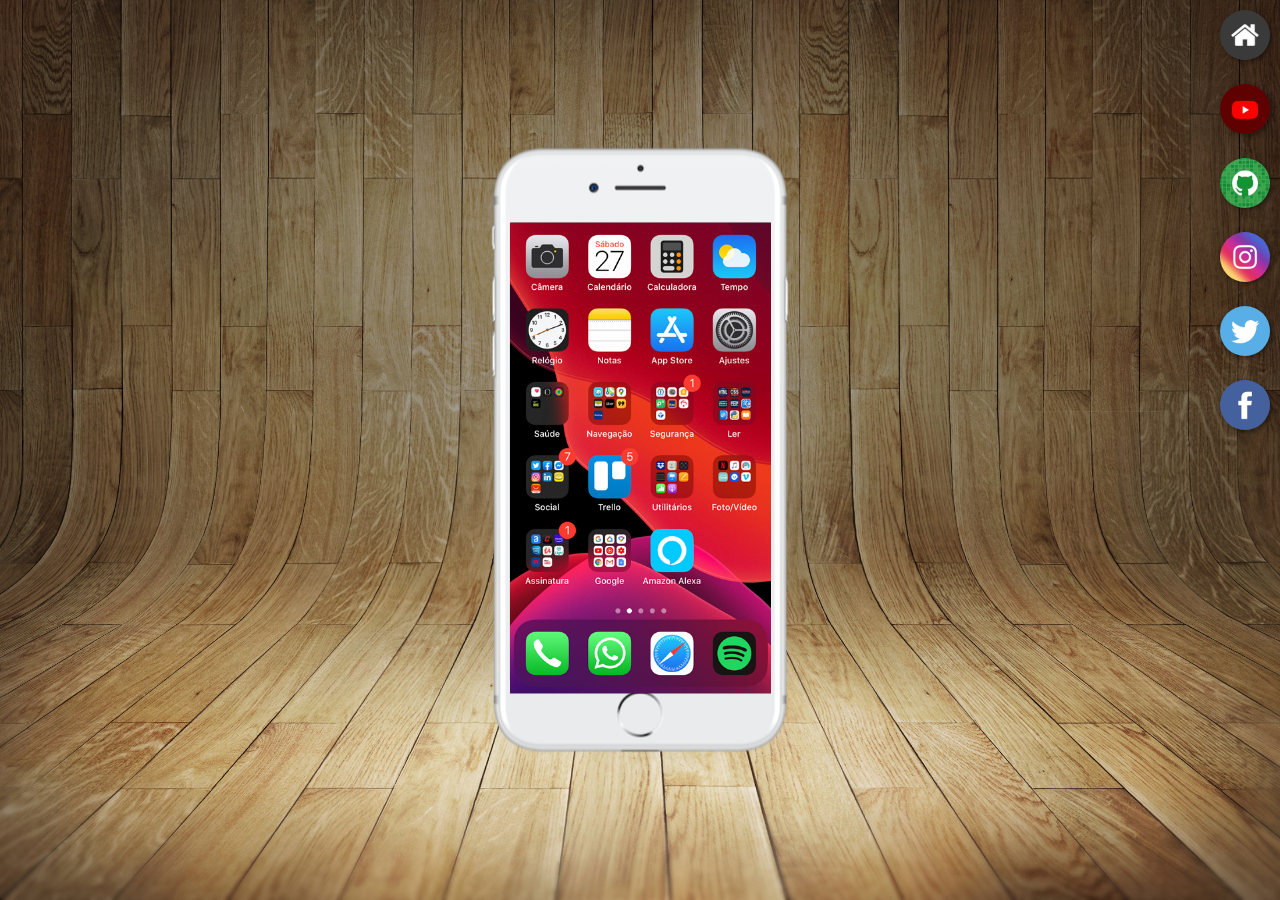
<file: index.html>
<!DOCTYPE html>
<html lang="pt-br">
<head>
    <meta charset="UTF-8">
    <meta http-equiv="X-UA-Compatible" content="IE=edge">
    <meta name="viewport" content="width=device-width, initial-scale=1.0">
    <link rel="shortcut icon" href="favicon.ico" type="image/x-icon">
    <link rel="stylesheet" href="estilos/style.css">
    <title>Projeto redes sociais</title>
</head>
<body>
    <main>
        <section id="telefone">
            <iframe src="home.html" name="tela" id="tela" frameborder="0"></iframe>
        </section>
        <section id="redes-sociais">
            <a href="home.html" target="tela"><img src="imagens/logo-home.jpg" alt="home"></a><br>
            <a href="youtube.html" target="tela"><img src="imagens/logo-youtube.jpg" alt="YoutTube"></a><br>
            <a href="github.html" target="tela"><img src="imagens/logo-github.jpg" alt="GitHub"></a><br>
            <a href="instagram.html" target="tela"><img src="imagens/logo-instagram.jpg" alt="Instagram"></a><br>
            <a href="twitter.html" target="tela"><img src="imagens/logo-twitter.jpg" alt="Twitter"></a><br>
            <a href="facebook.html" target="tela"><img src="imagens/logo-facebook.jpg" alt="FaceBook"></a>
        </section>
    </main>
</body>
</html>
</file>
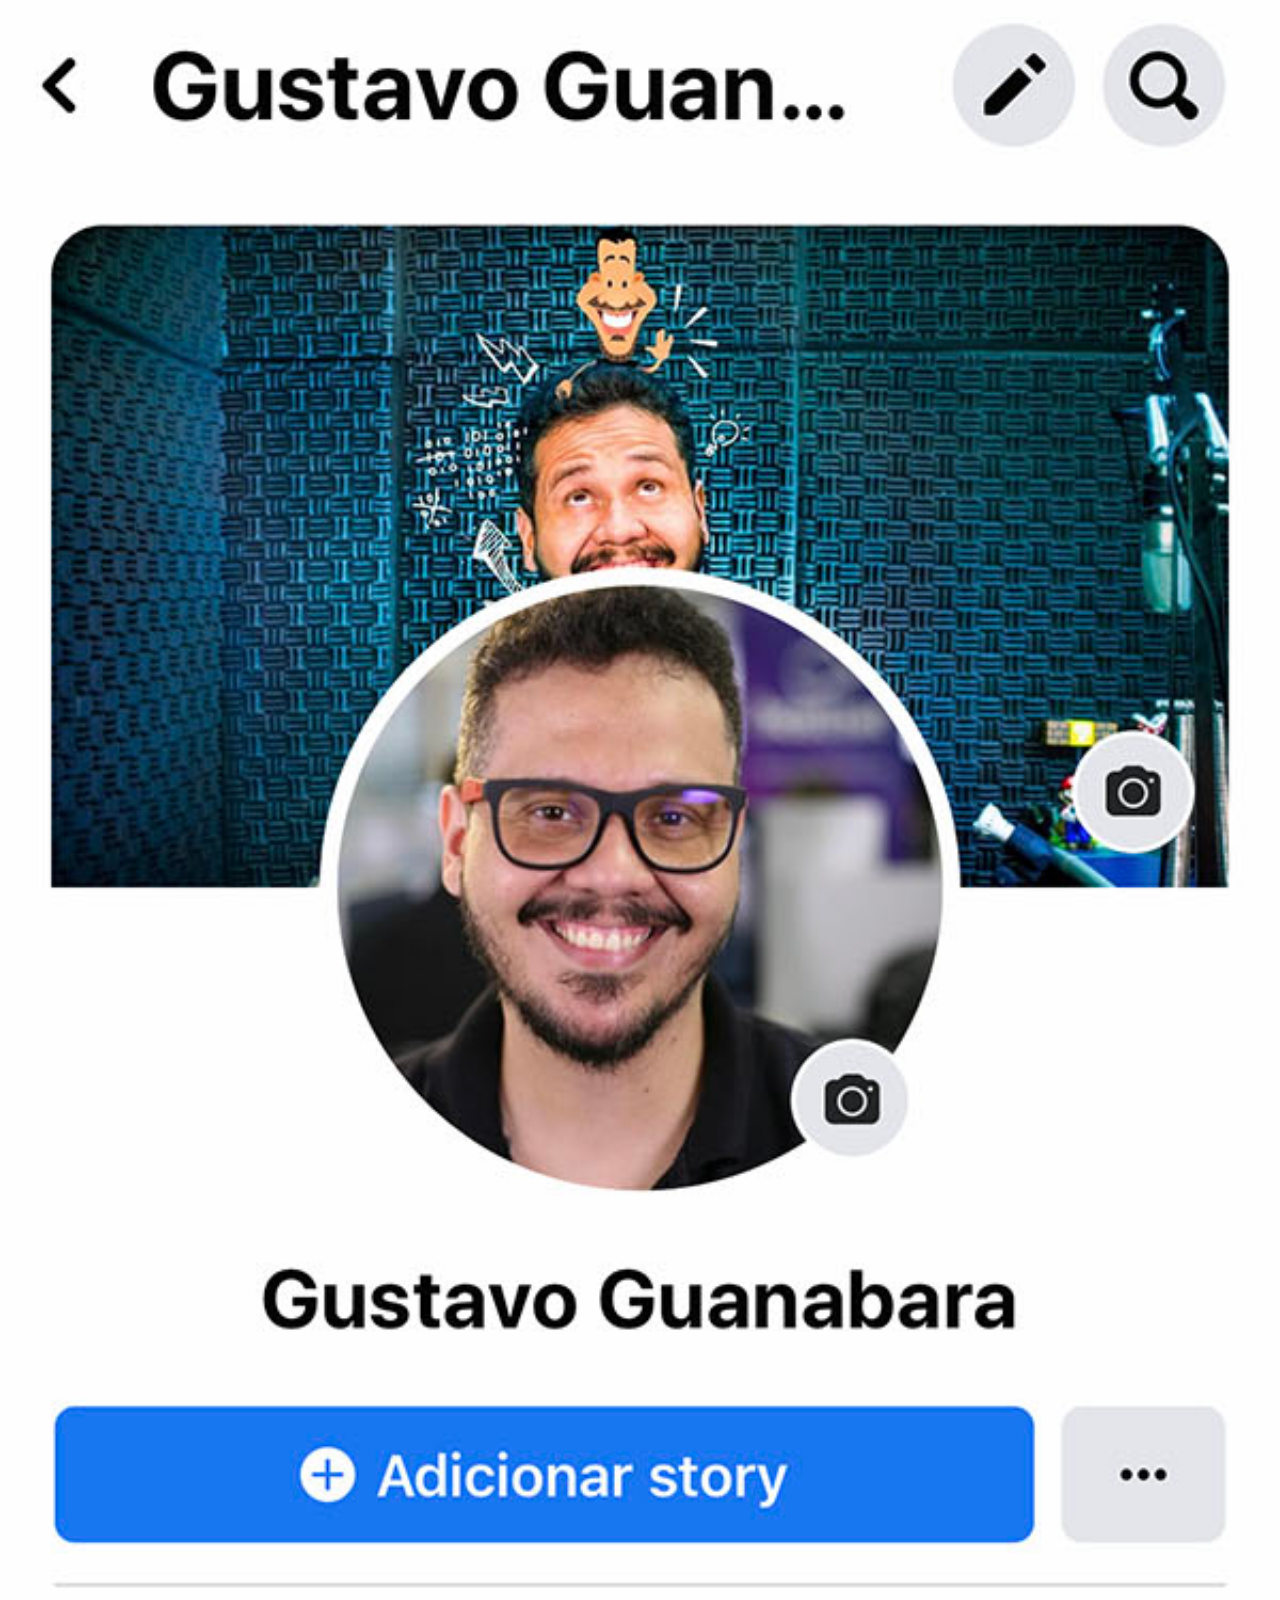
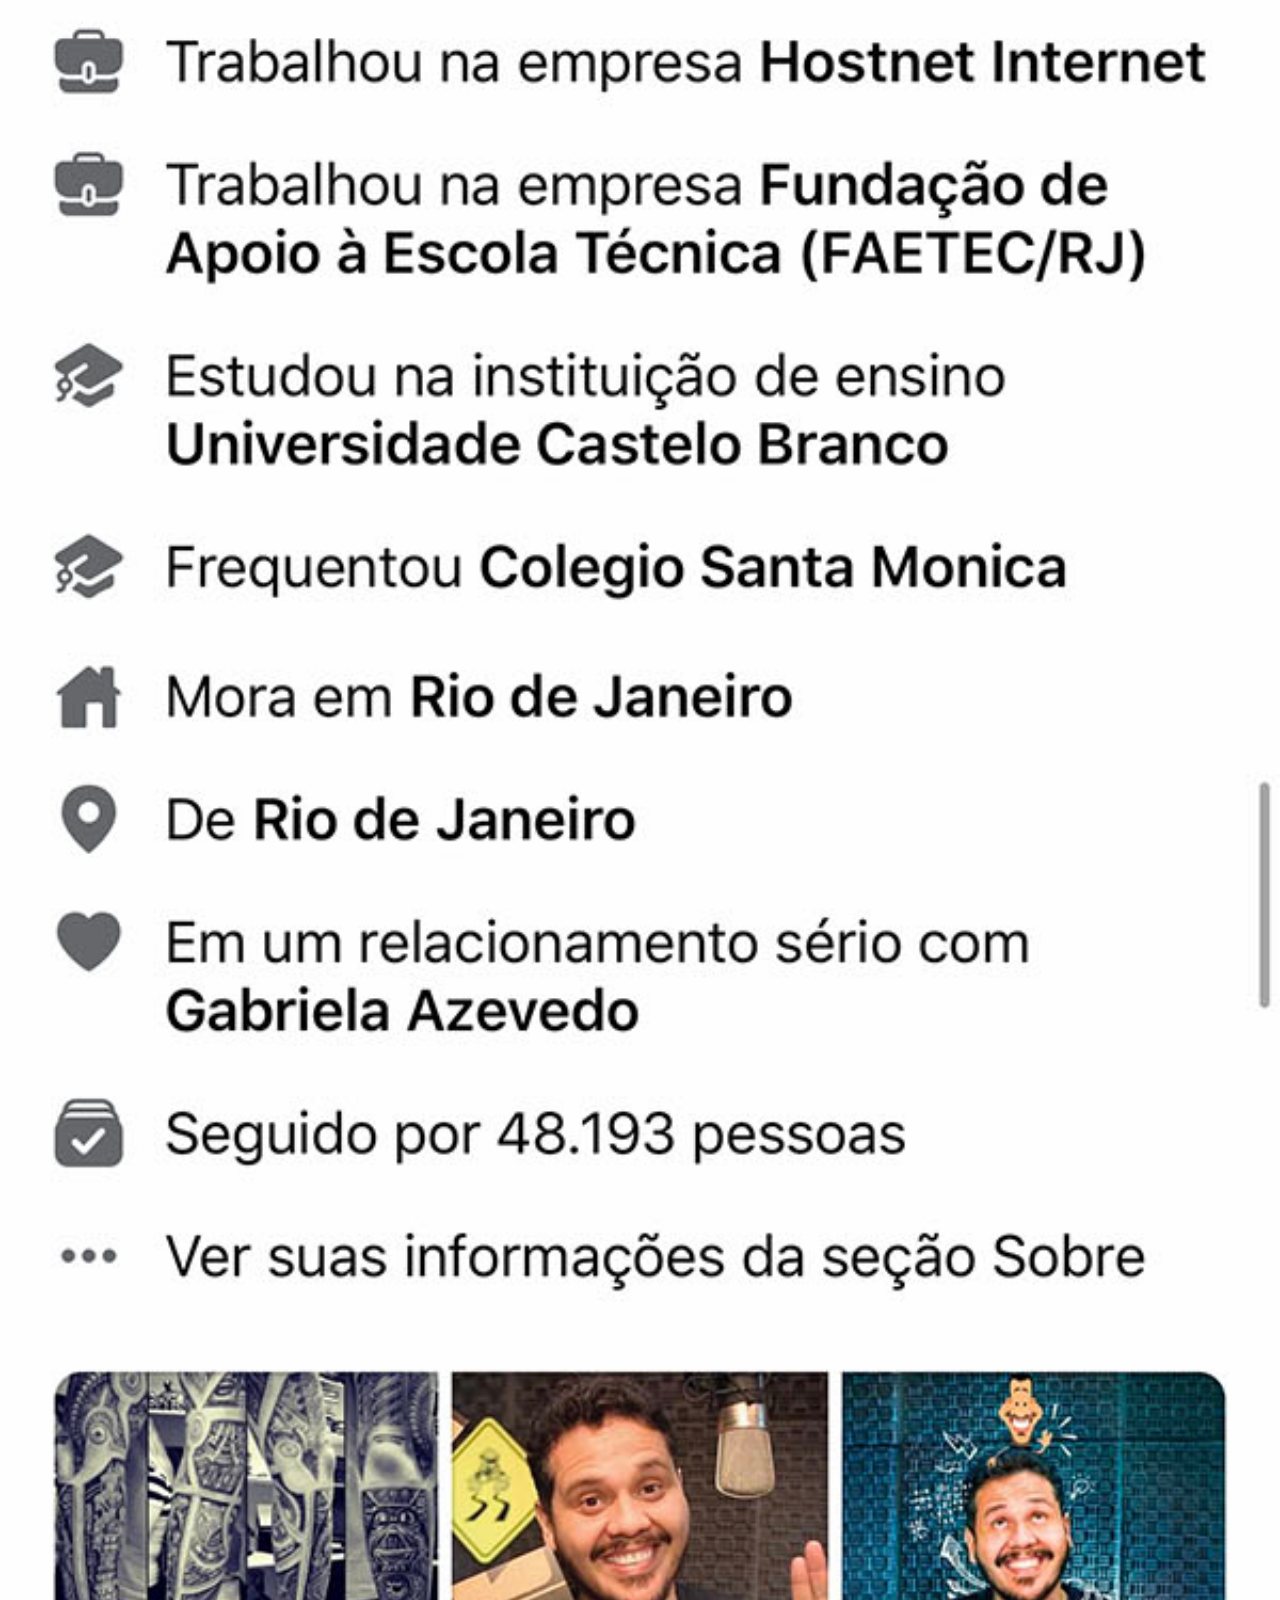
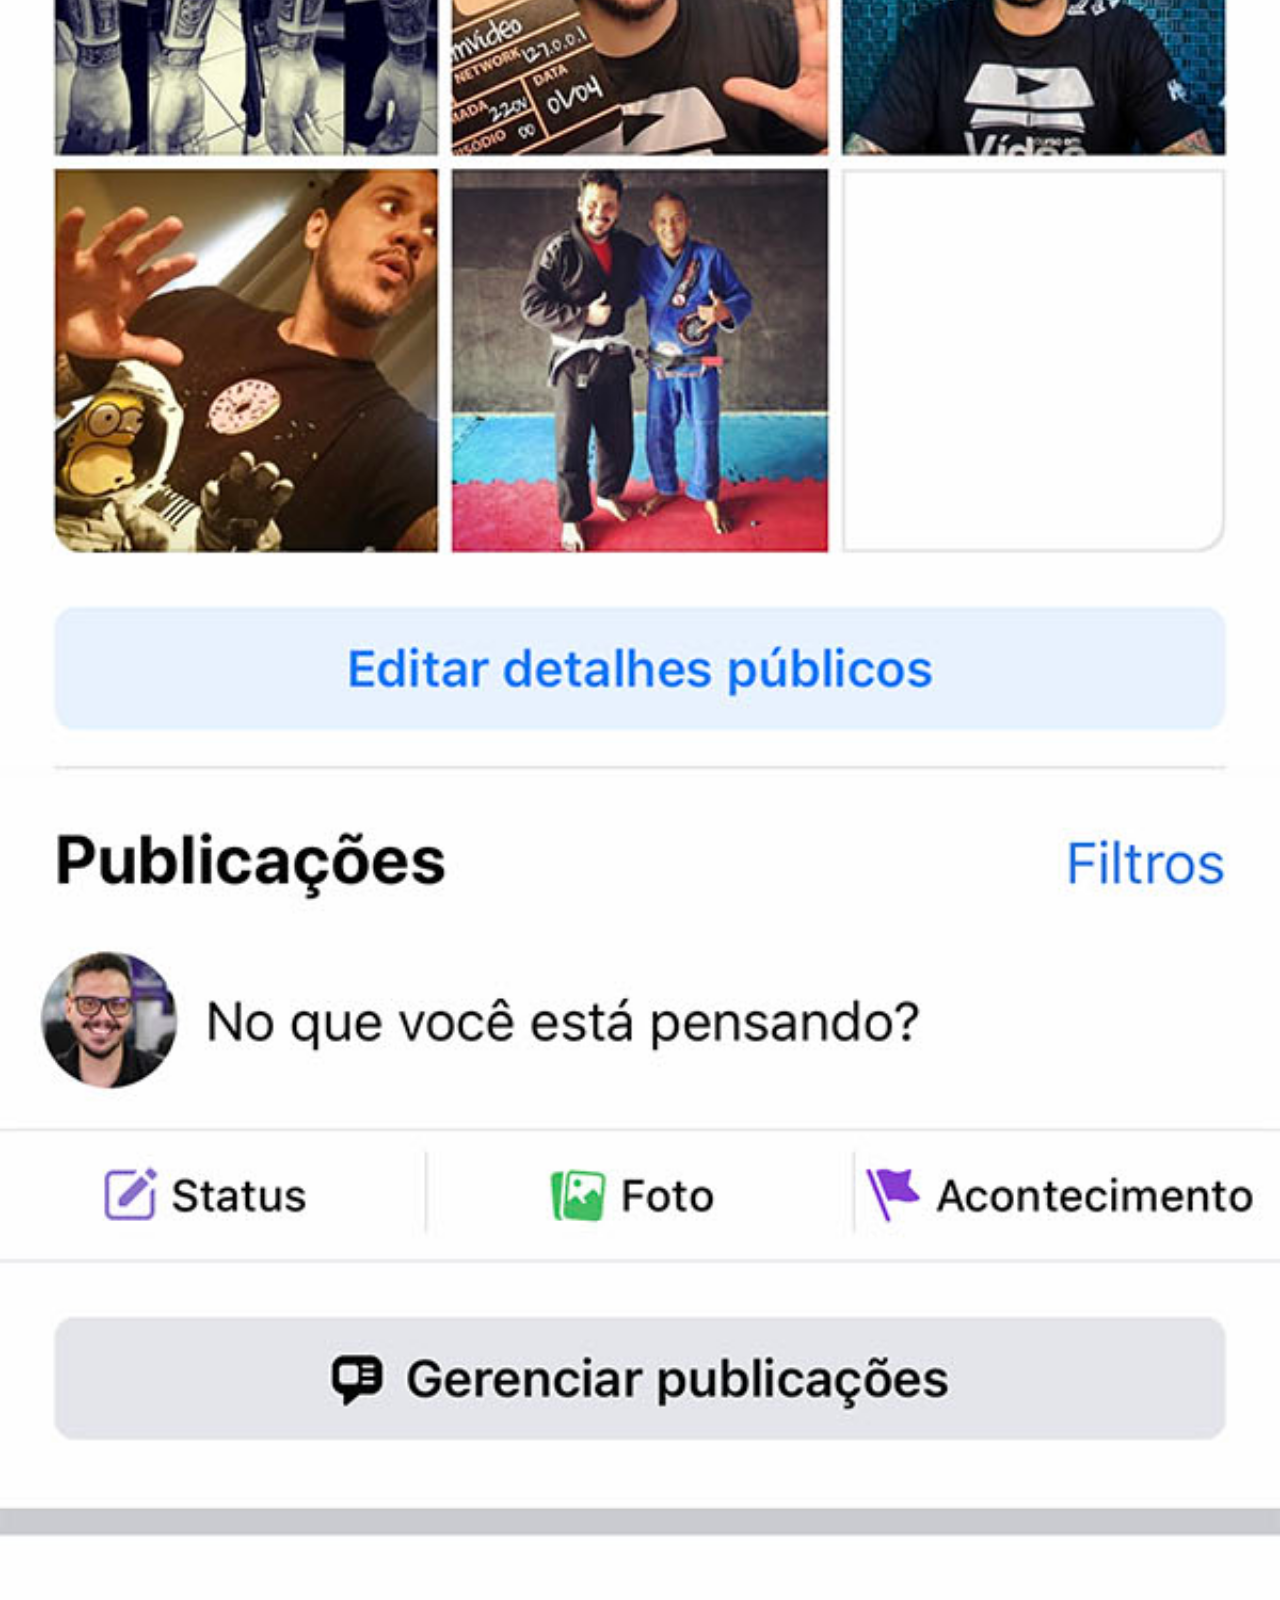
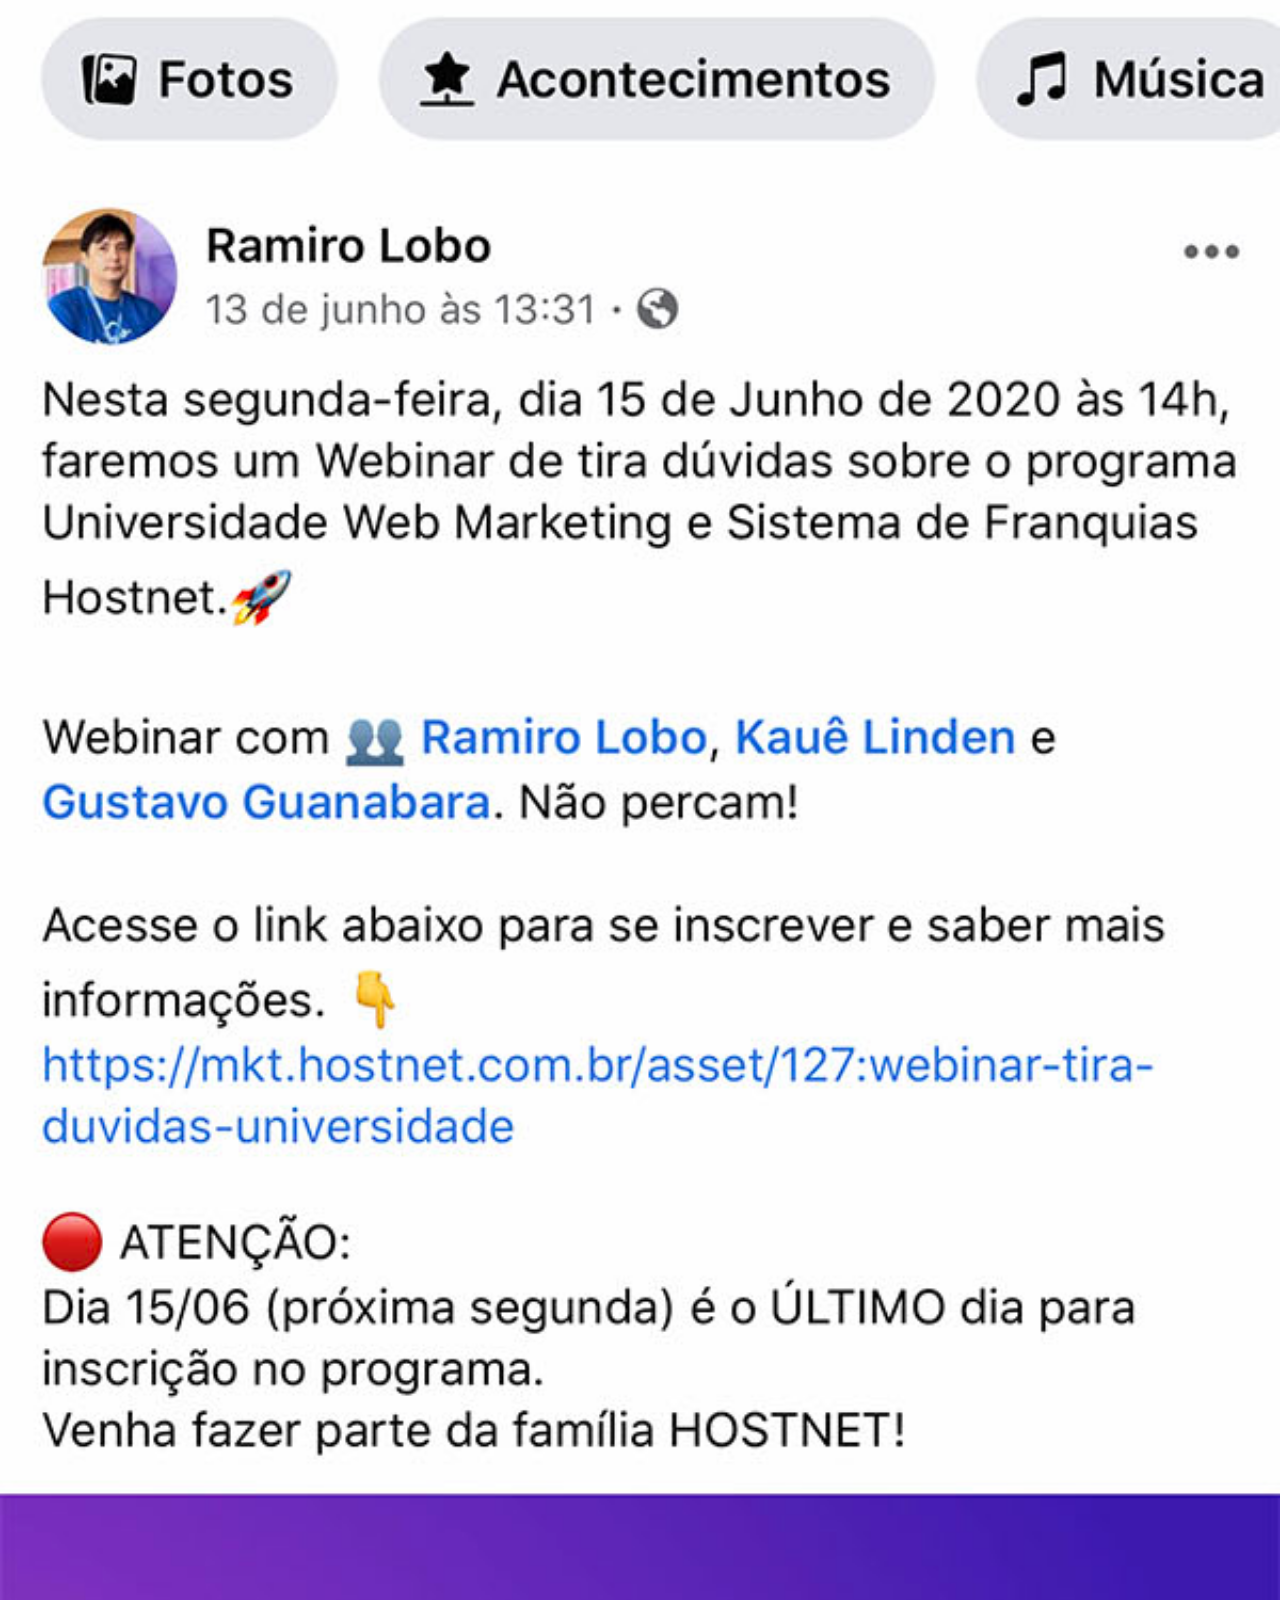
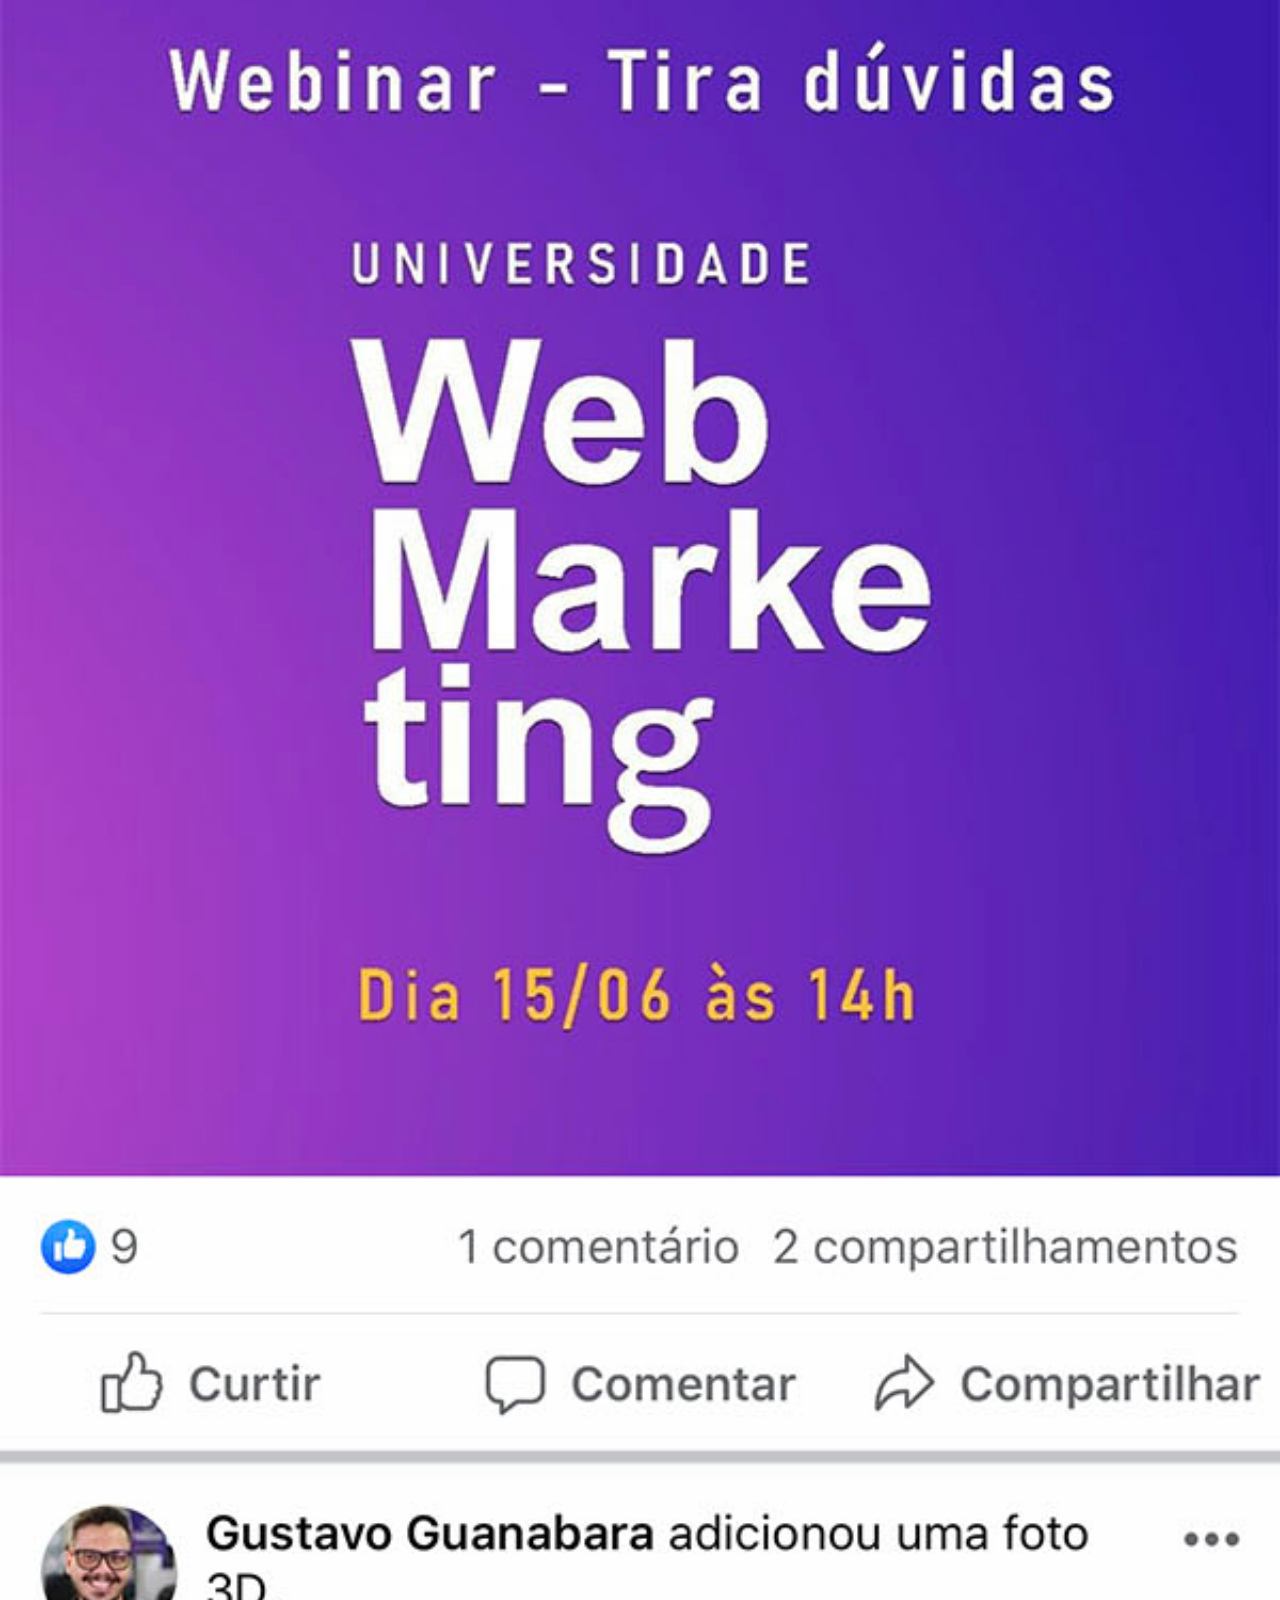
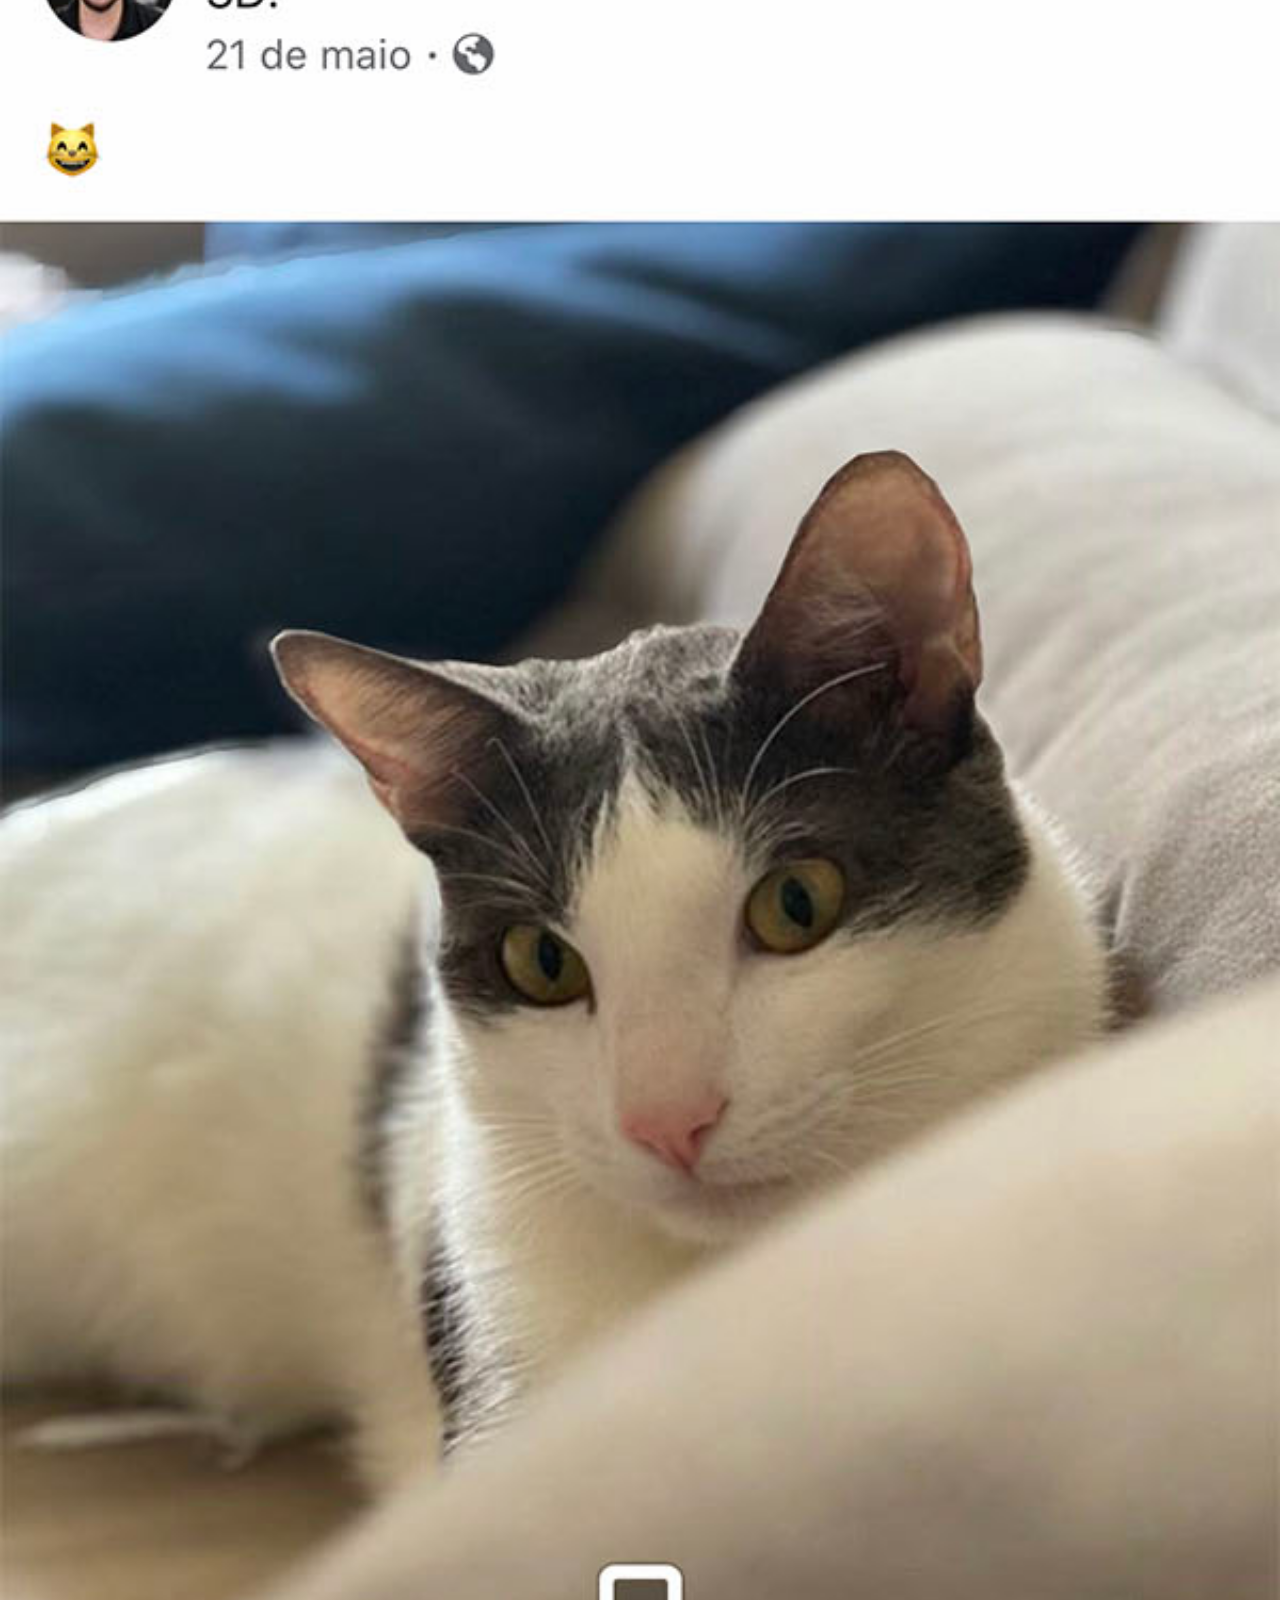
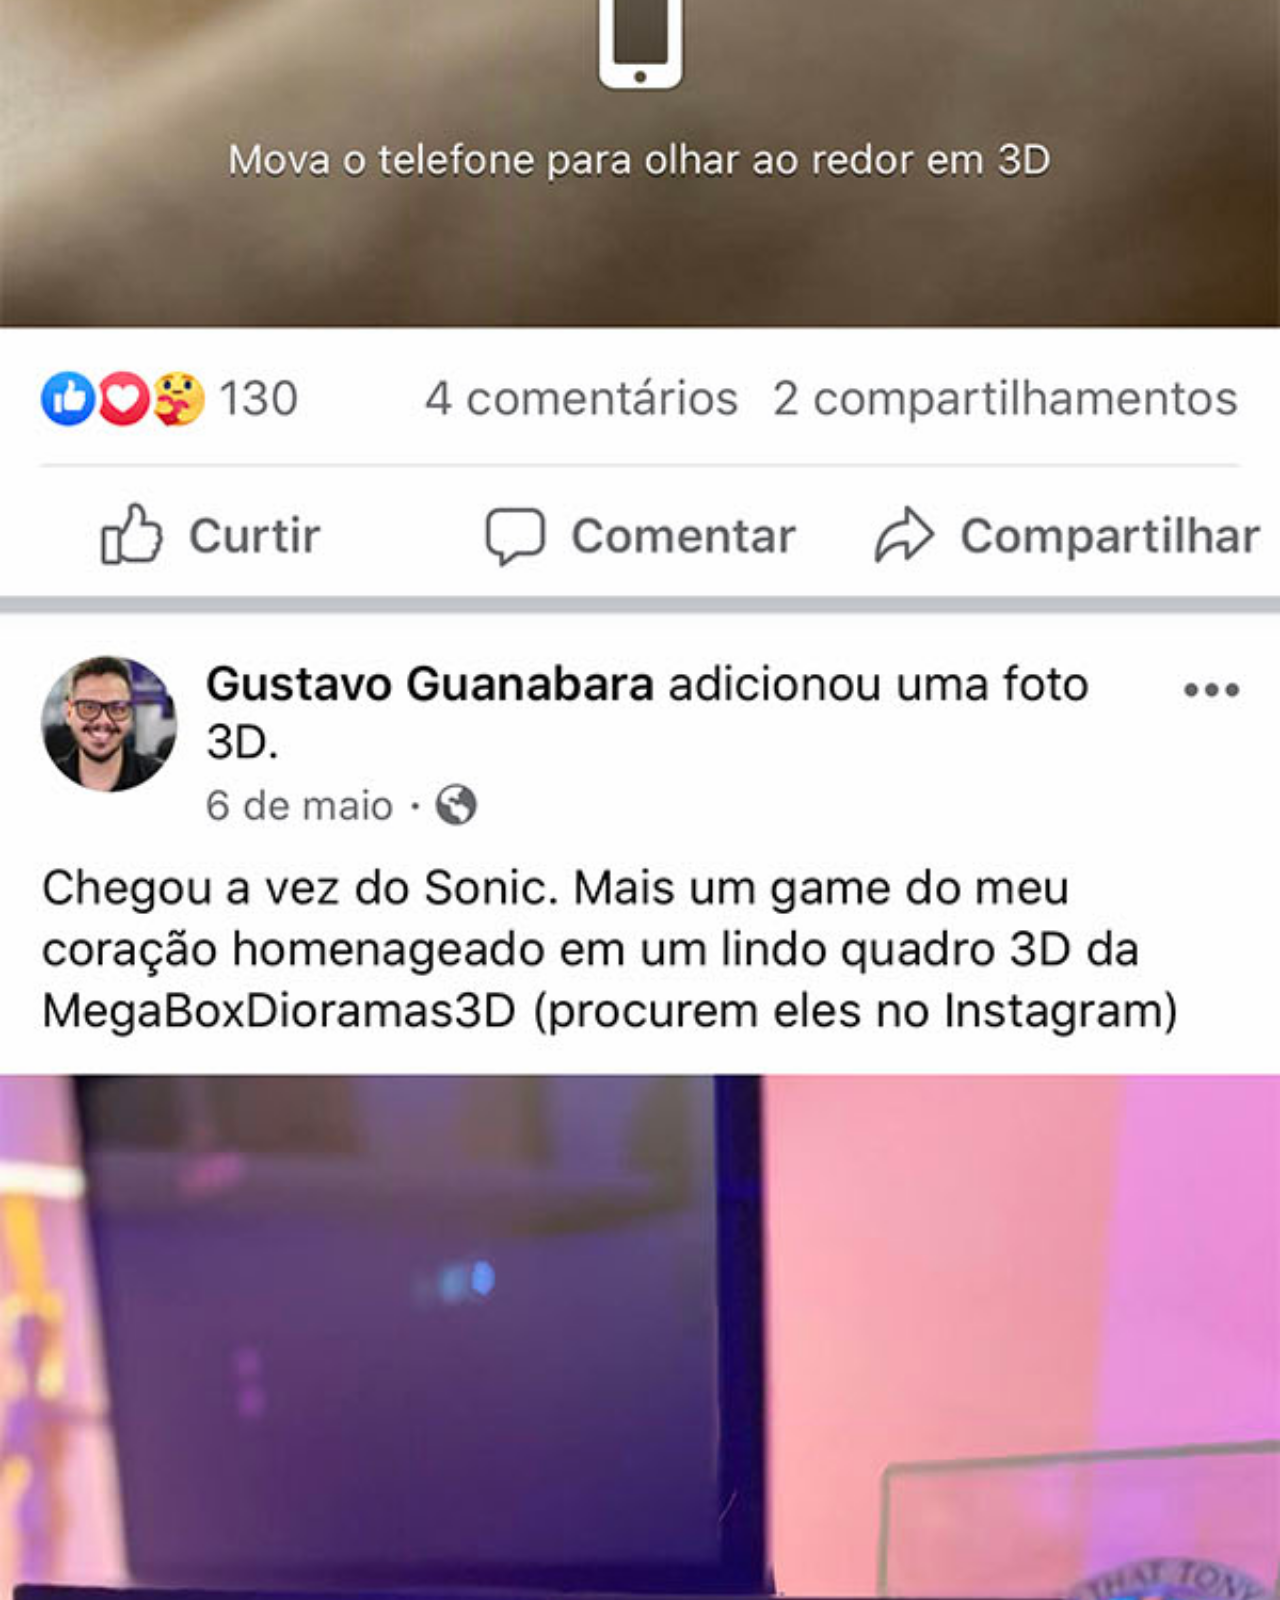
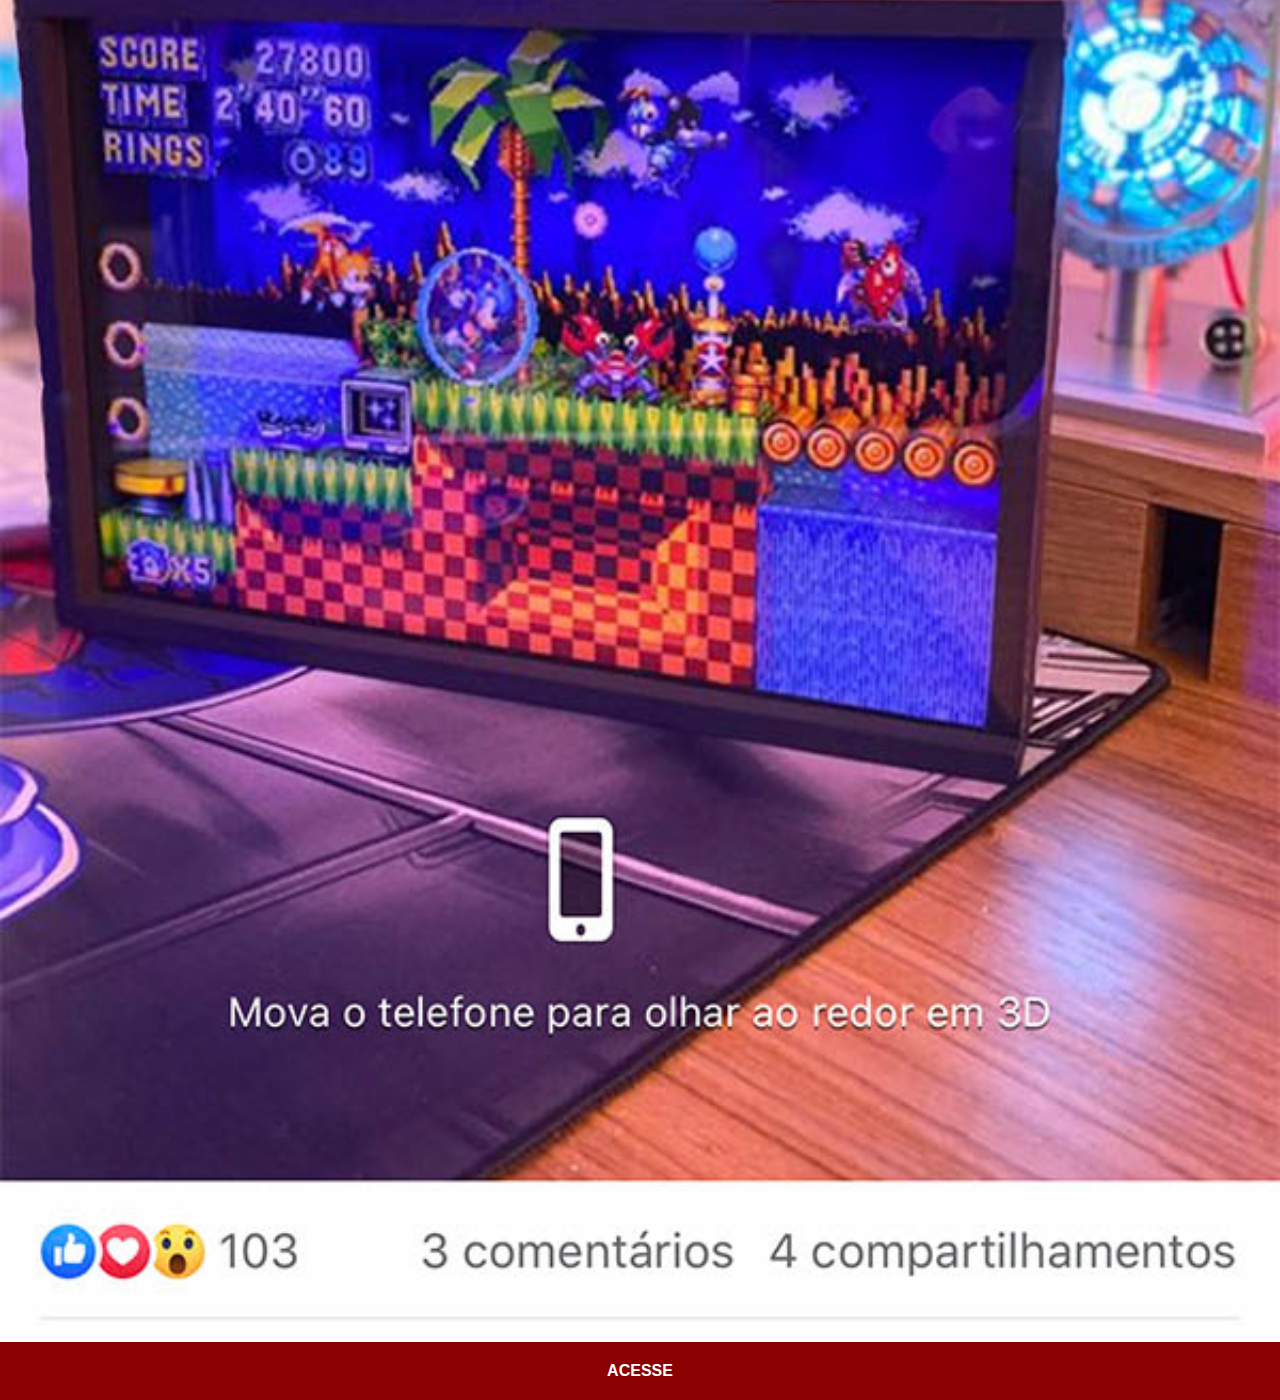
<file: facebook.html>
<!DOCTYPE html>
<html lang="pt-br">
<head>
    <meta charset="UTF-8">
    <meta http-equiv="X-UA-Compatible" content="IE=edge">
    <meta name="viewport" content="width=device-width, initial-scale=1.0">
    <link rel="stylesheet" href="estilos/social.css">
    <title>Document</title>
</head>
<body>
    <img src="imagens/tela-facebook.jpg" alt="YouTube">
    <a href="https://www.facebook.com/profile.php?id=100028717281415" target="_blank">ACESSE</a>
</body>
</html>
</file>
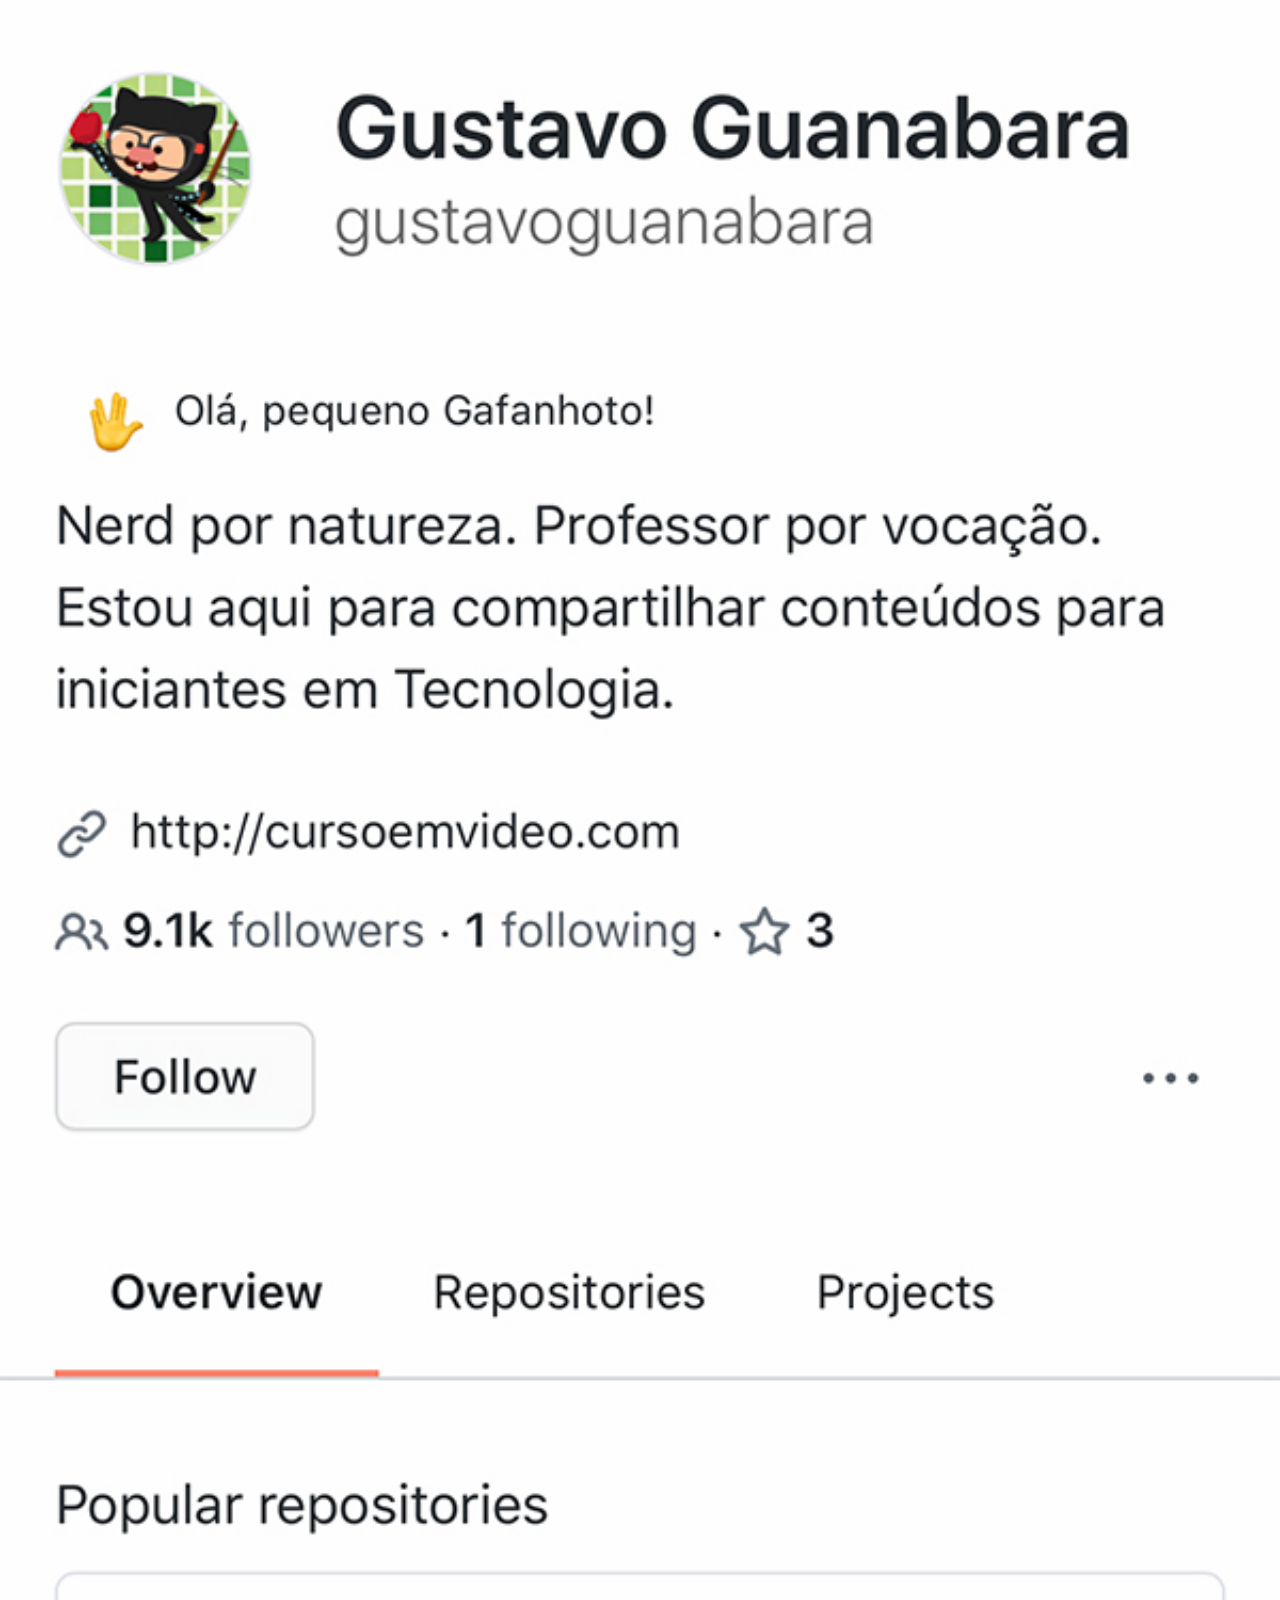
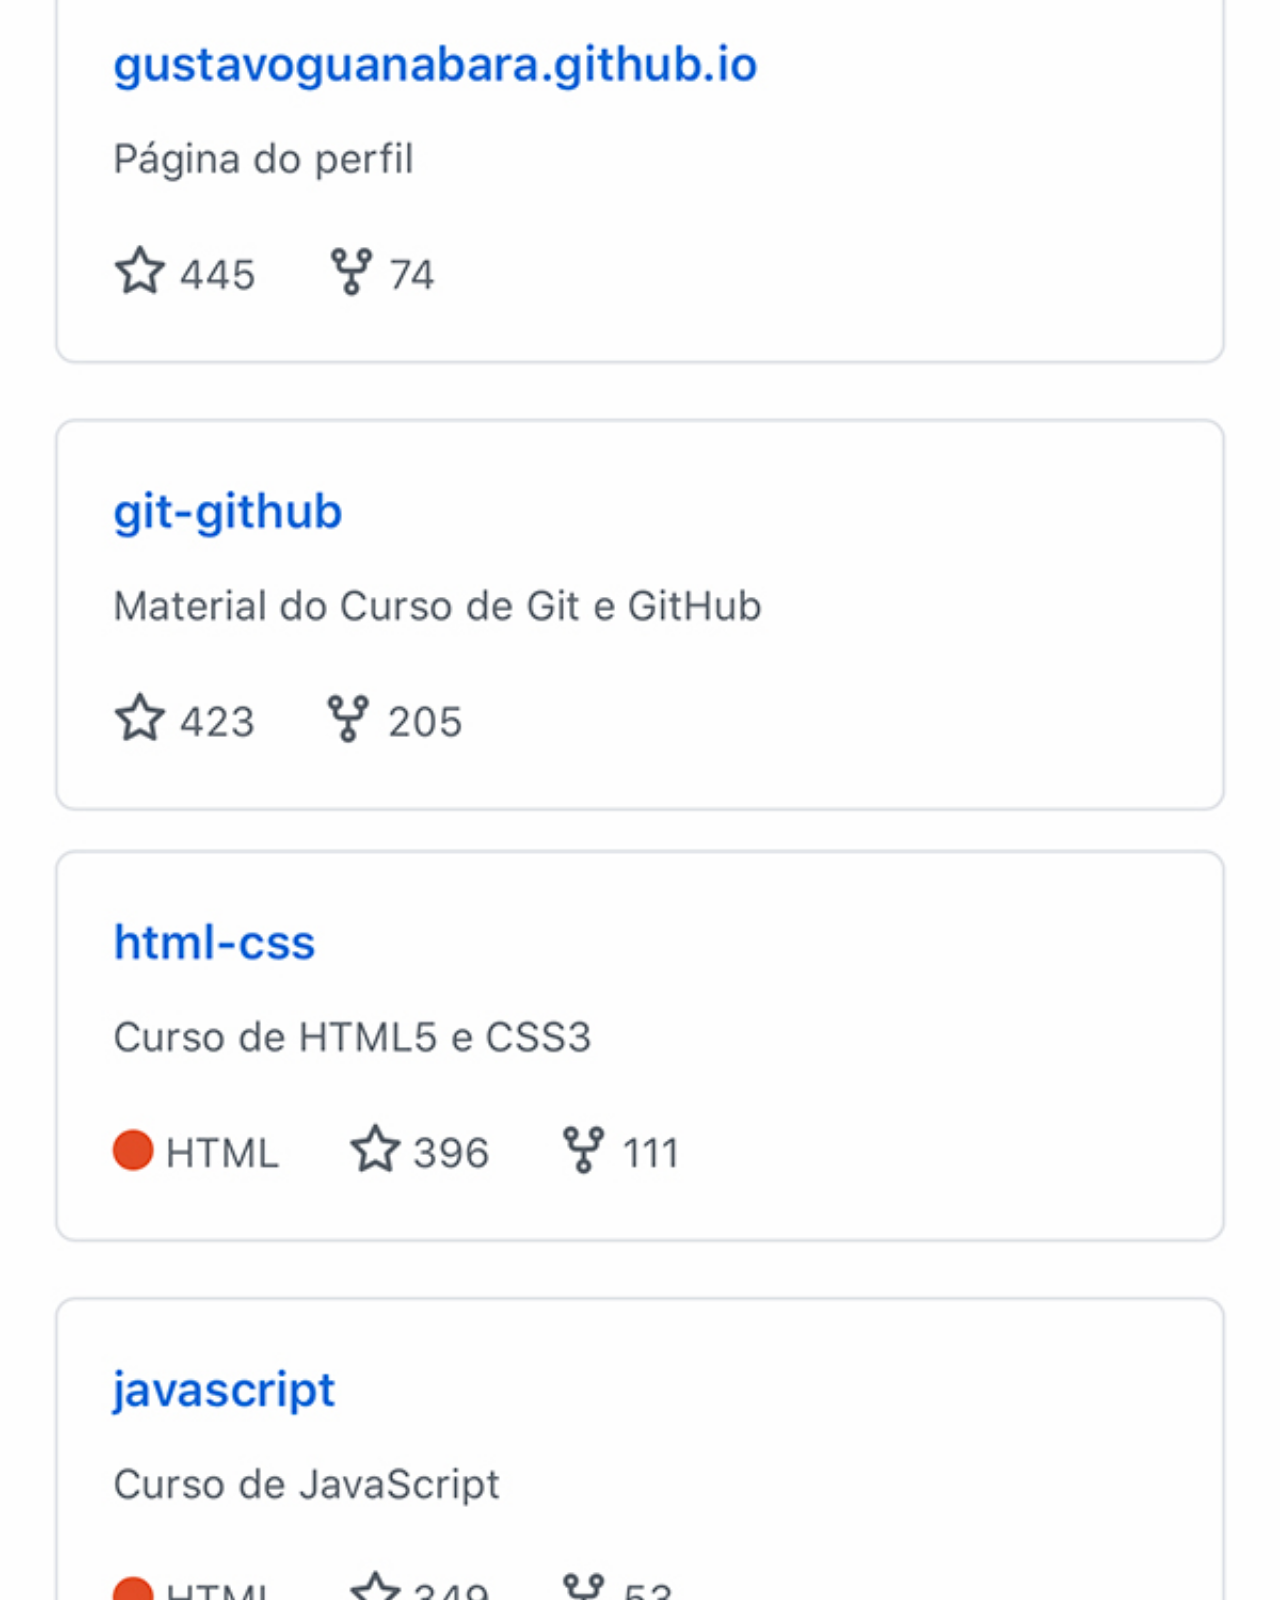
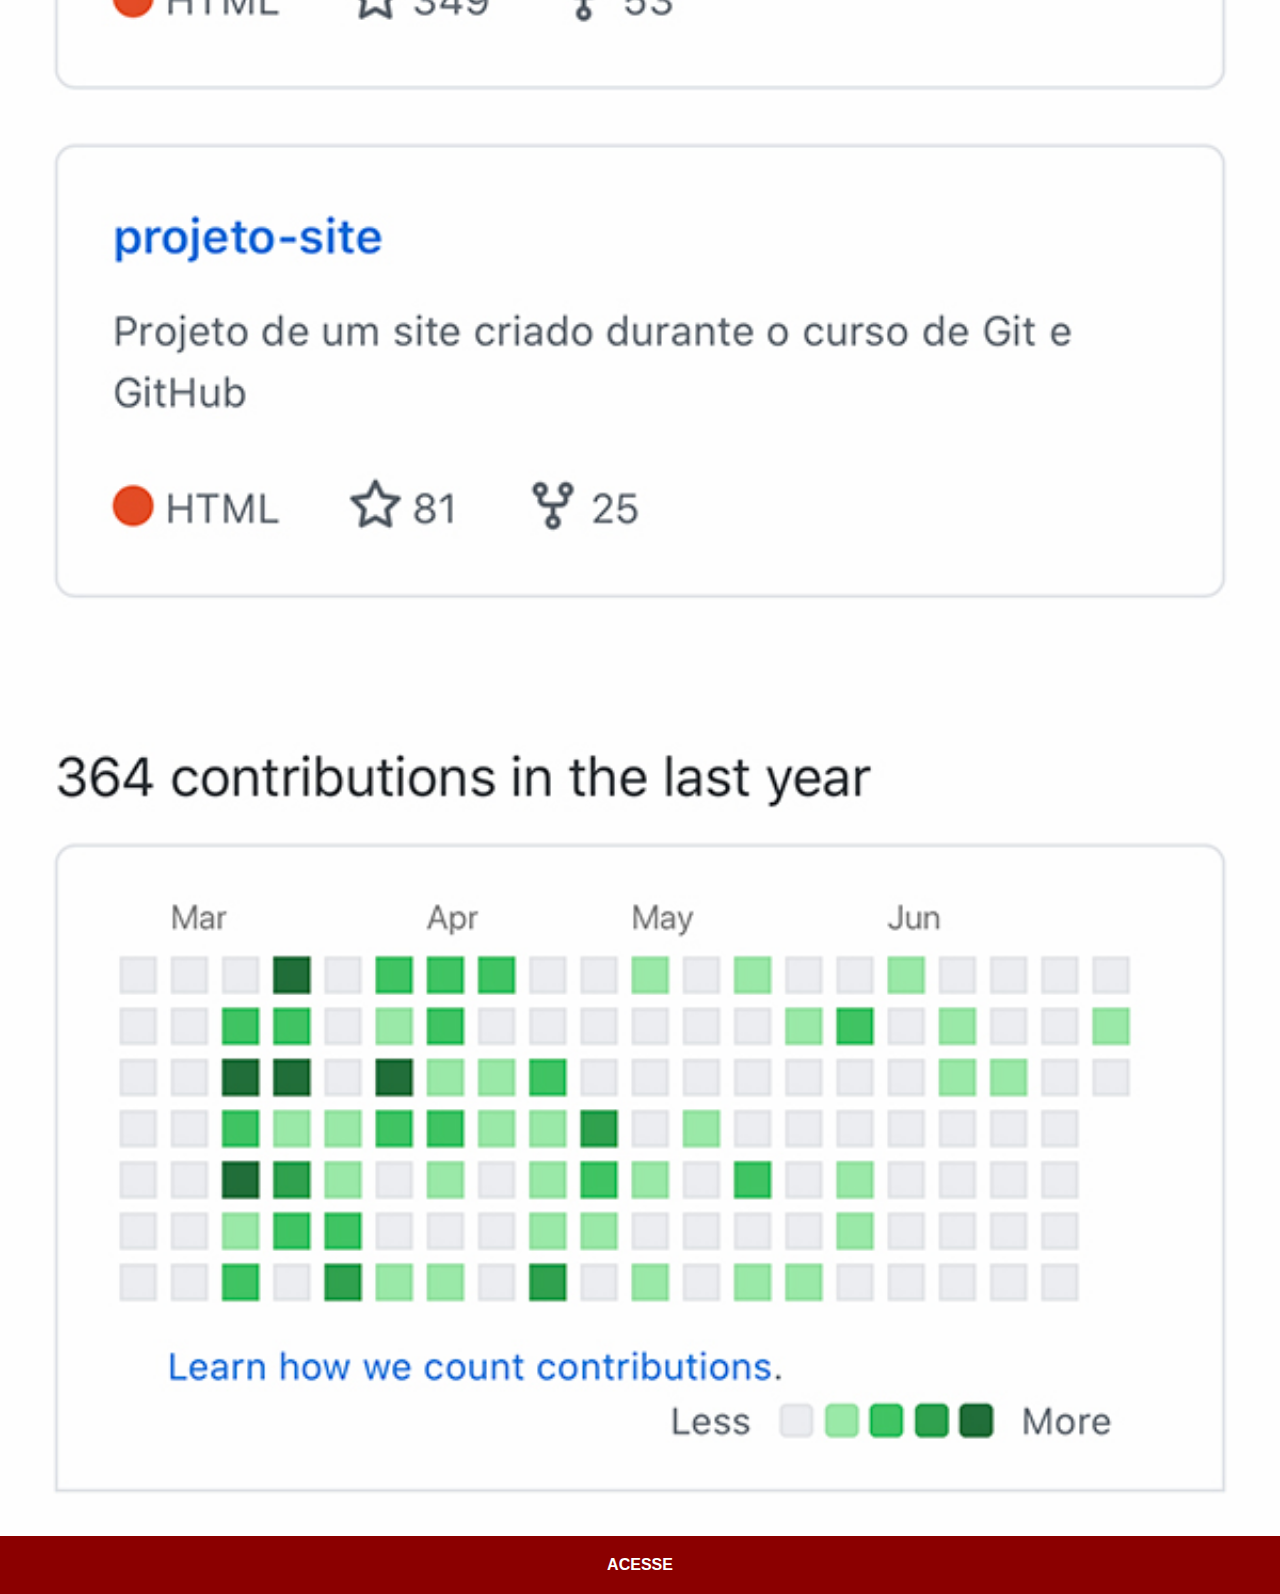
<file: github.html>
<!DOCTYPE html>
<html lang="pt-br">
<head>
    <meta charset="UTF-8">
    <meta http-equiv="X-UA-Compatible" content="IE=edge">
    <meta name="viewport" content="width=device-width, initial-scale=1.0">
    <link rel="stylesheet" href="estilos/social.css">
    <title>Document</title>
</head>
<body>
    <img src="imagens/tela-github.jpg" alt="YouTube">
    <a href="https://github.com/ryanms2" target="_blank">ACESSE</a>
</body>
</html>
</file>
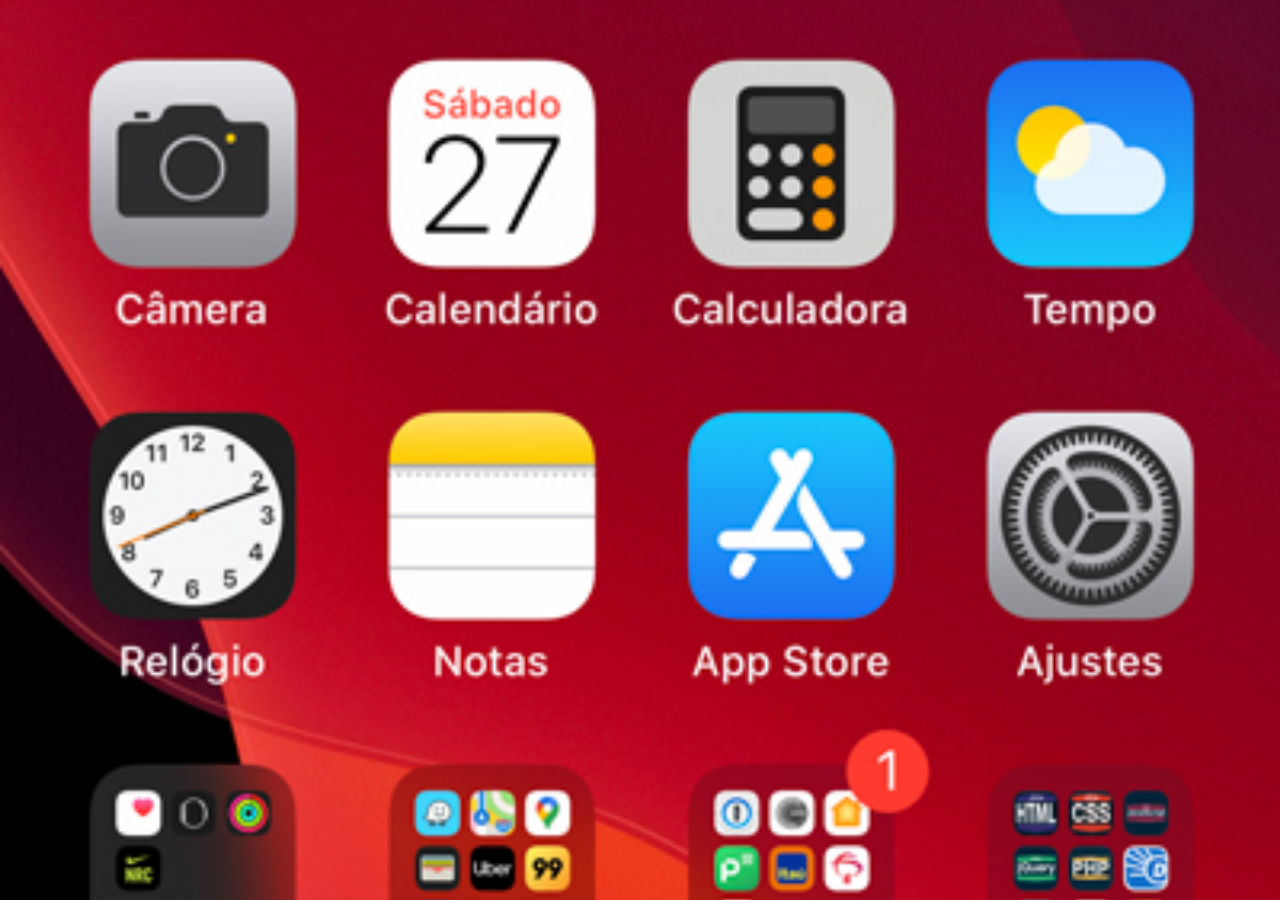
<file: home.html>
<!DOCTYPE html>
<html lang="pt-br">
<head>
    <meta charset="UTF-8">
    <meta http-equiv="X-UA-Compatible" content="IE=edge">
    <meta name="viewport" content="width=device-width, initial-scale=1.0">
    <title>home</title>
    <head>
        <style>
            * {
                margin: 0px;
                padding: 0px;
            }

            body {
                width: 100vw;
                height: 100vh;
                background: black url('imagens/tela-home.jpg') no-repeat top center;
                background-size: cover;
            }
        </style>
    </head>
</head>
<body>
    
</body>
</html>
</file>
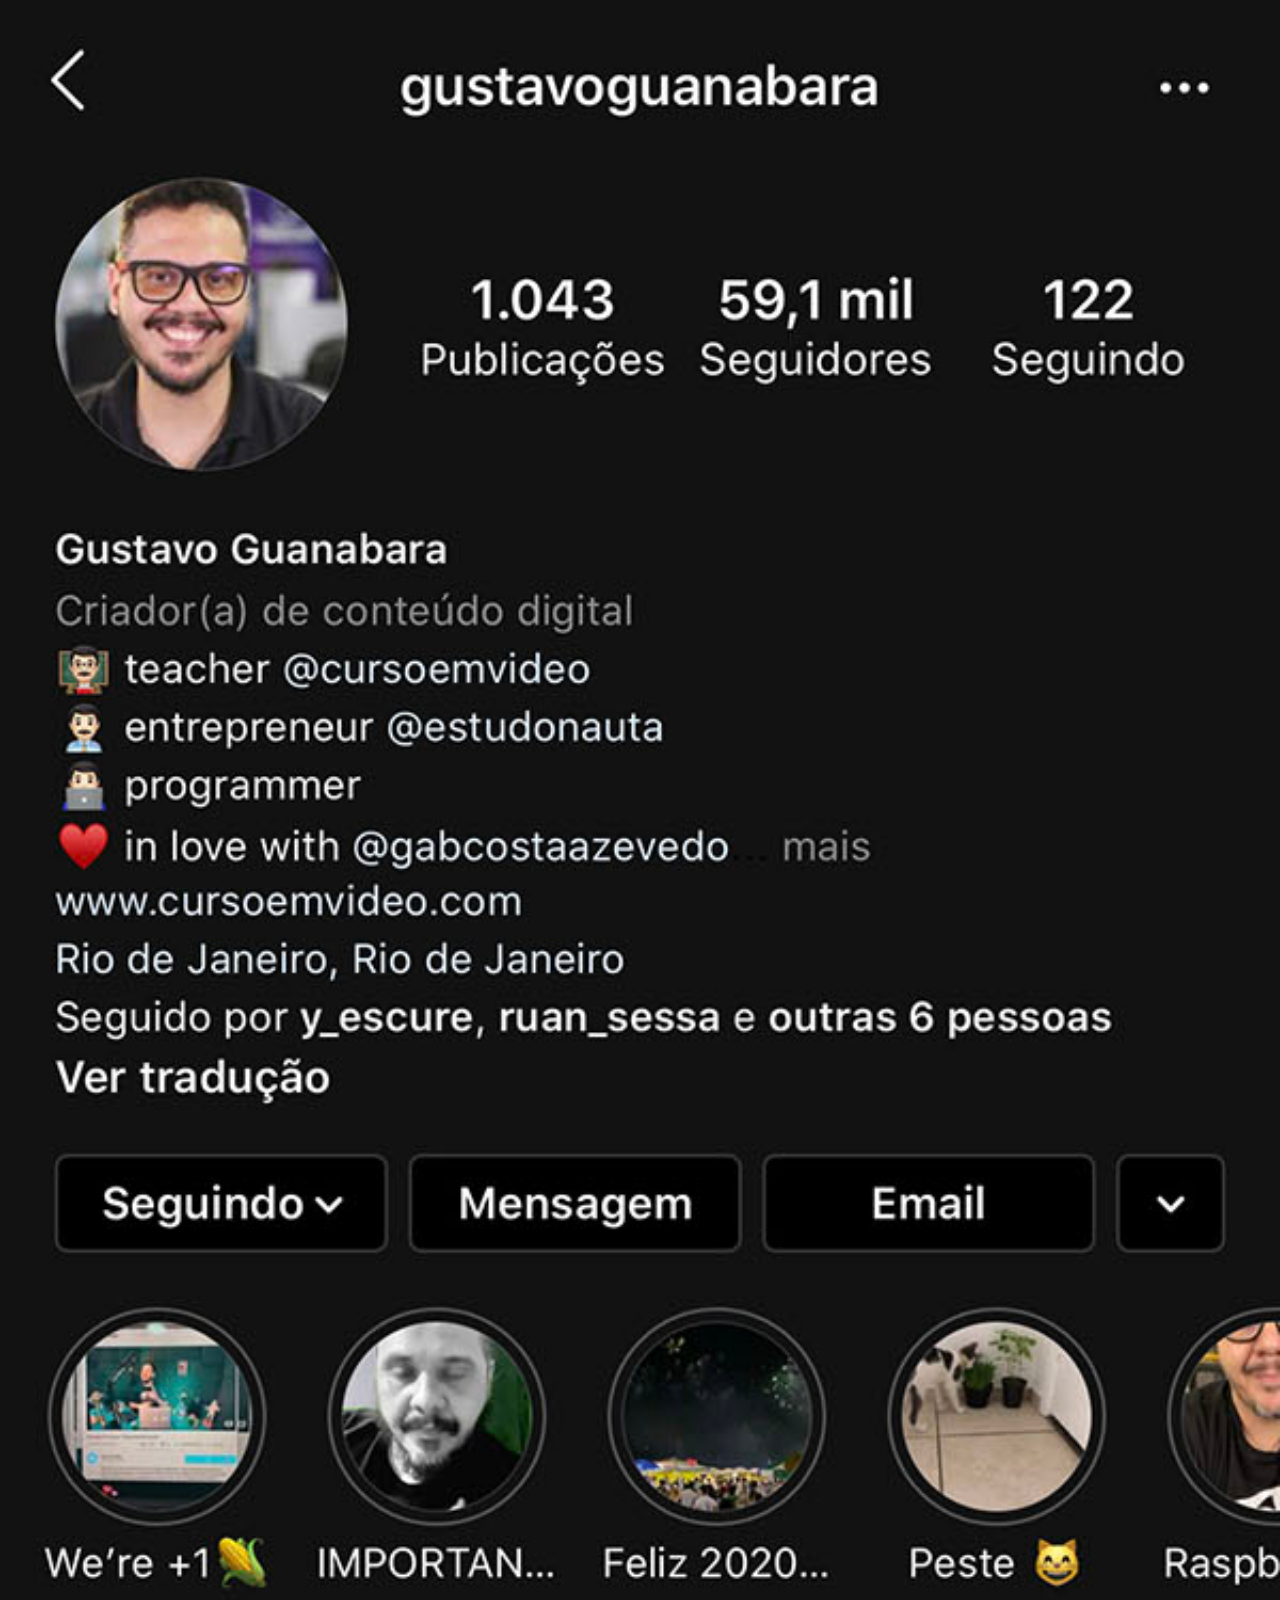
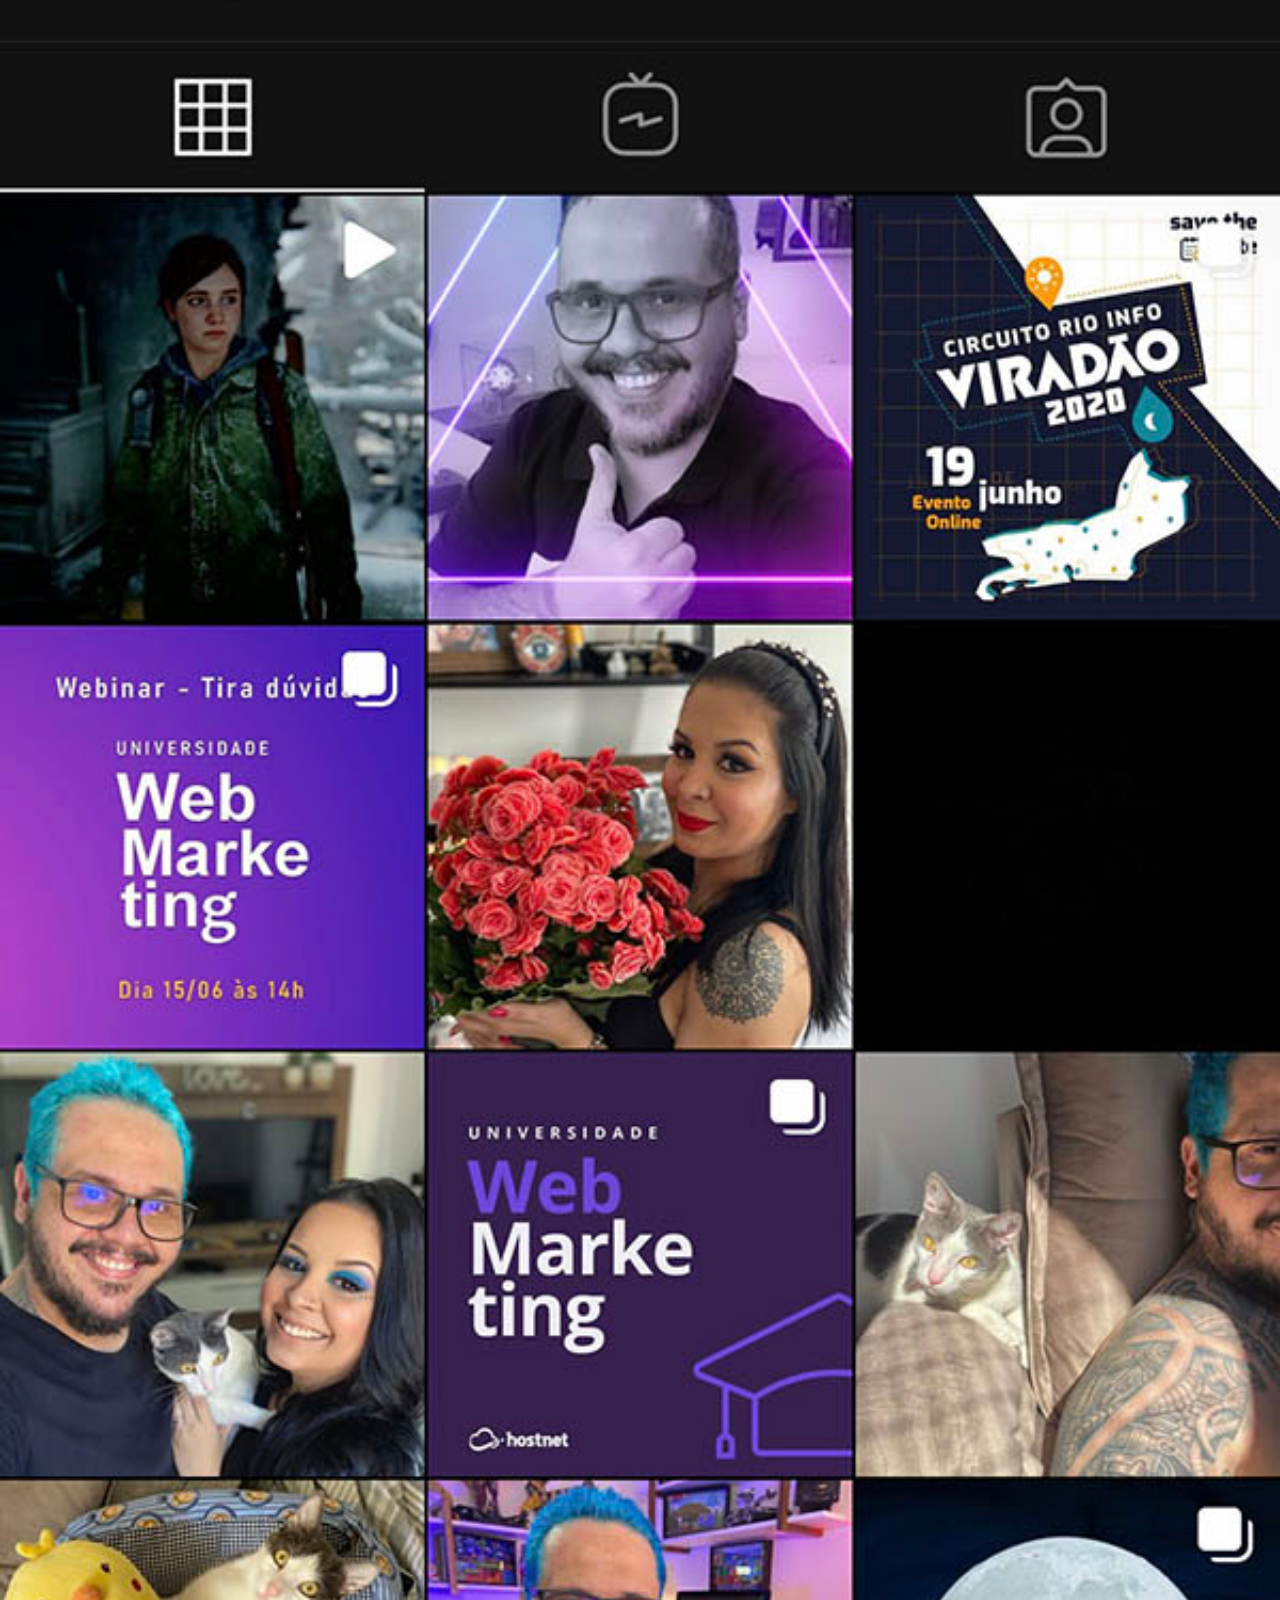
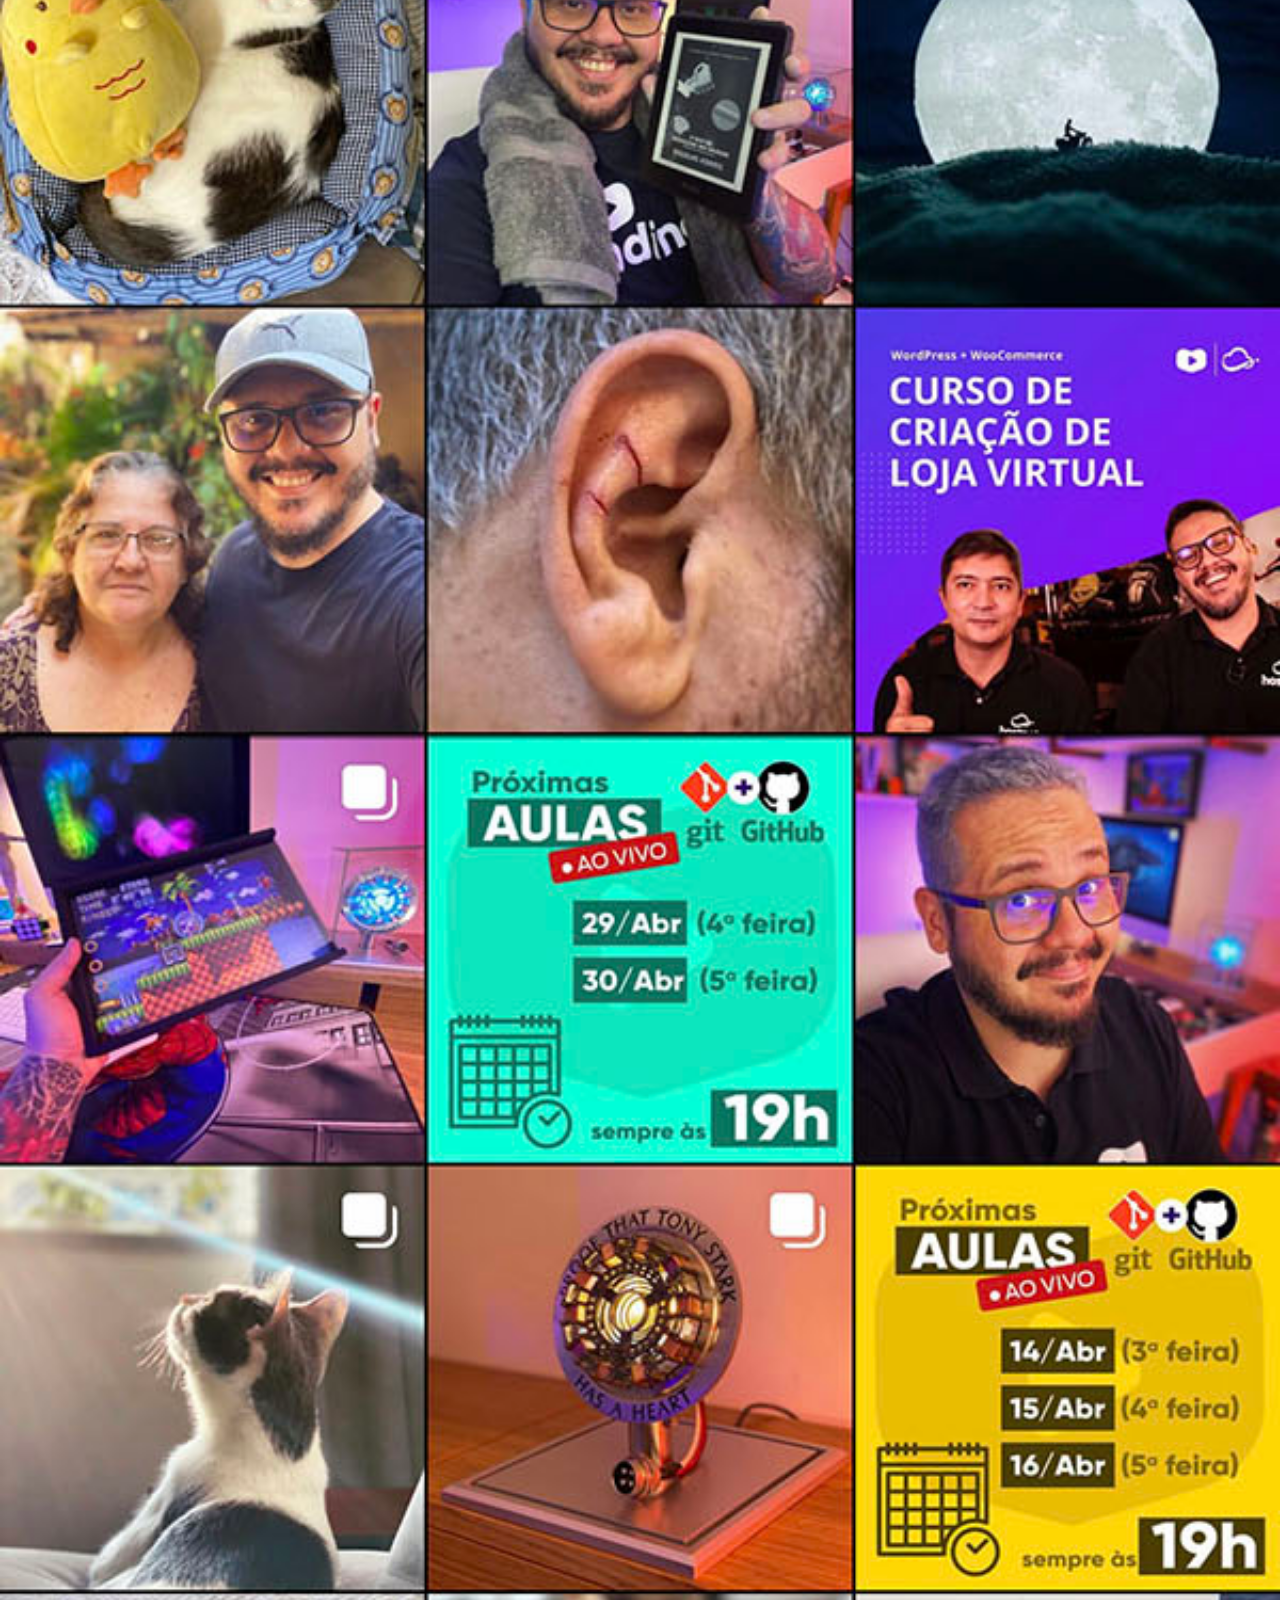
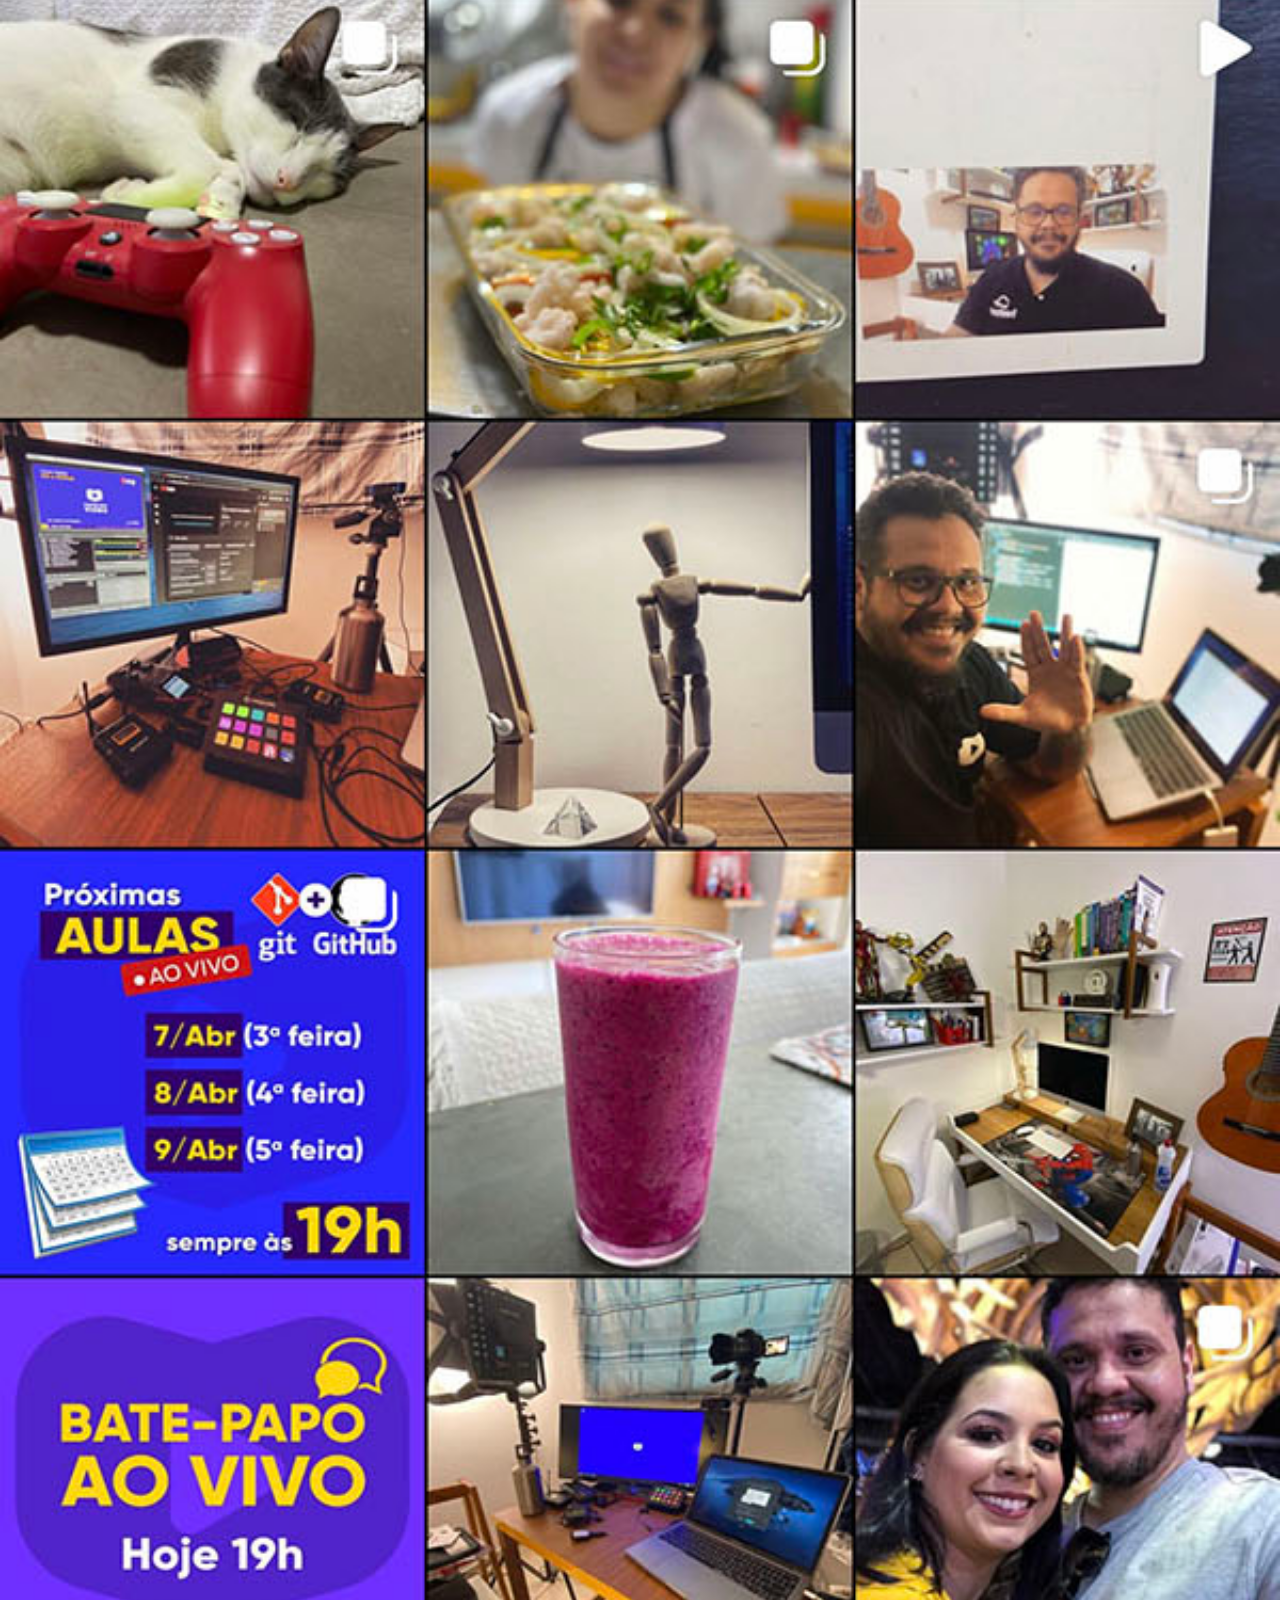
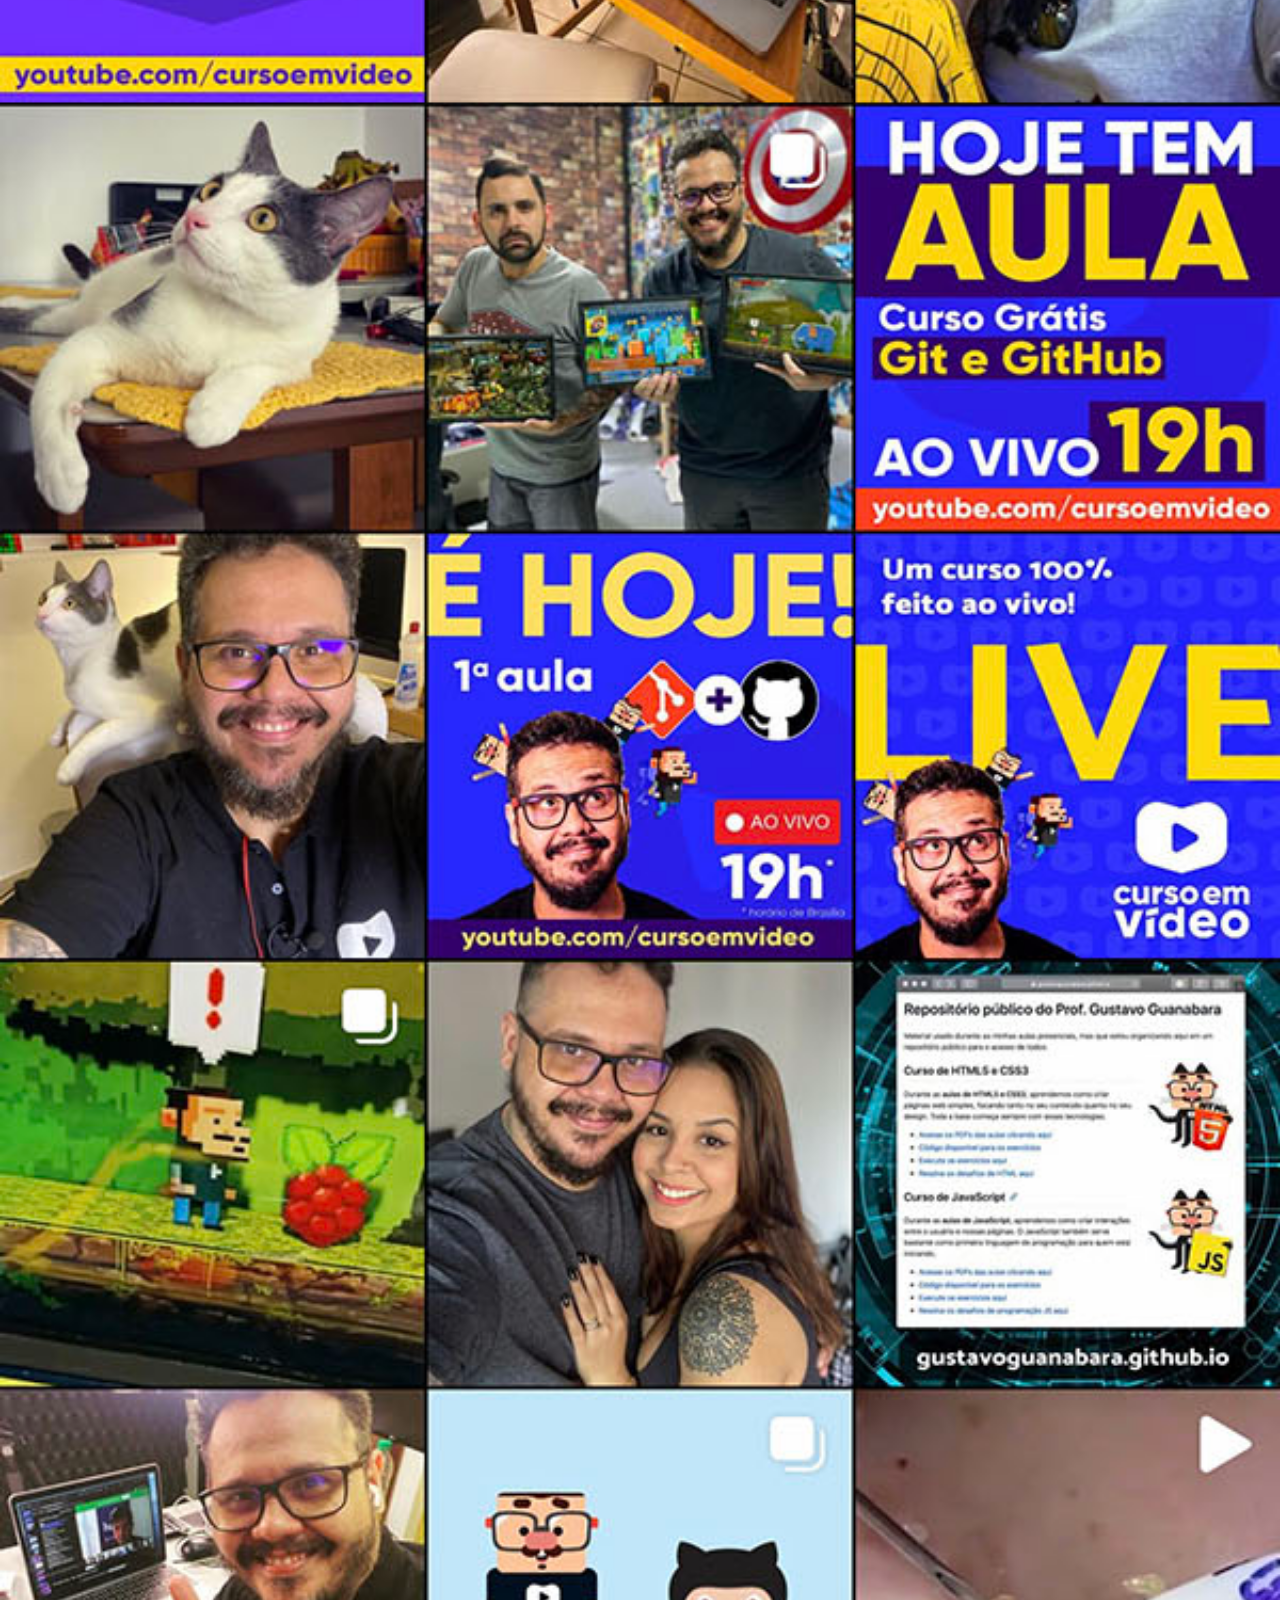
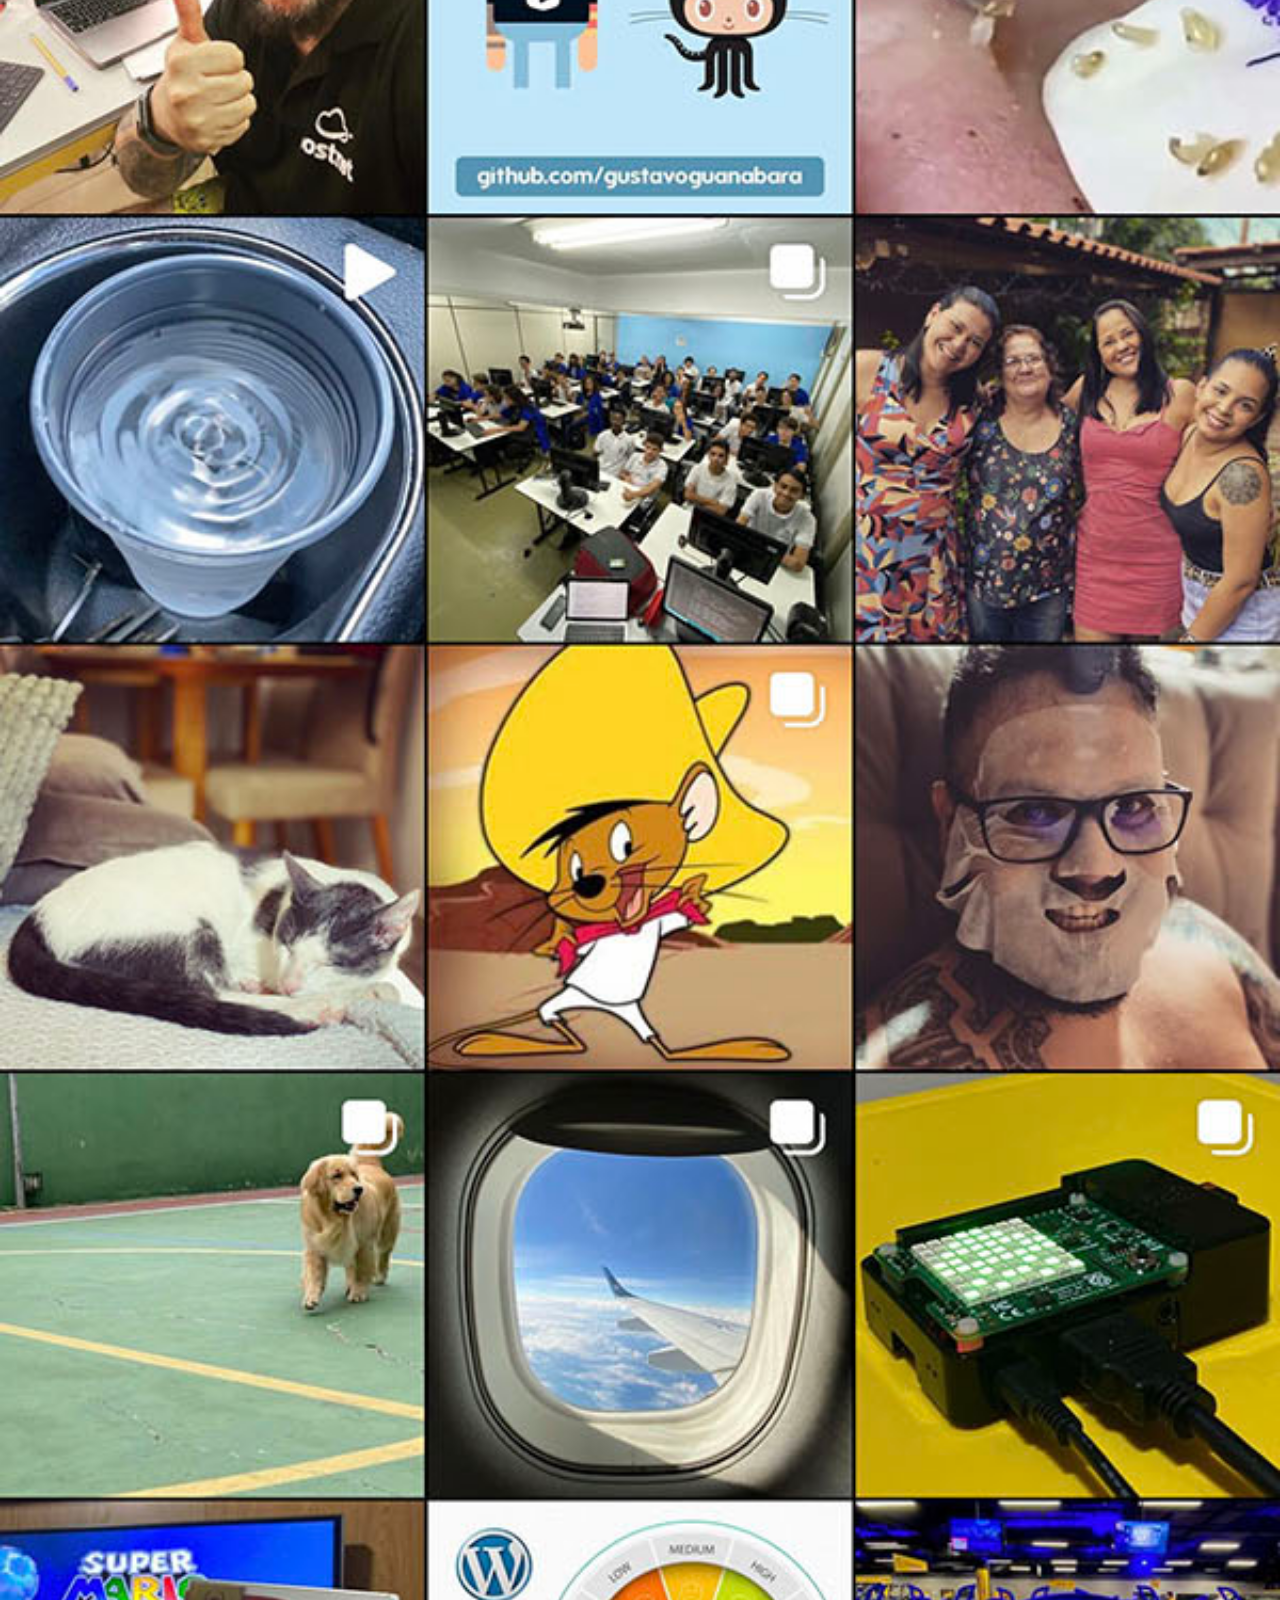
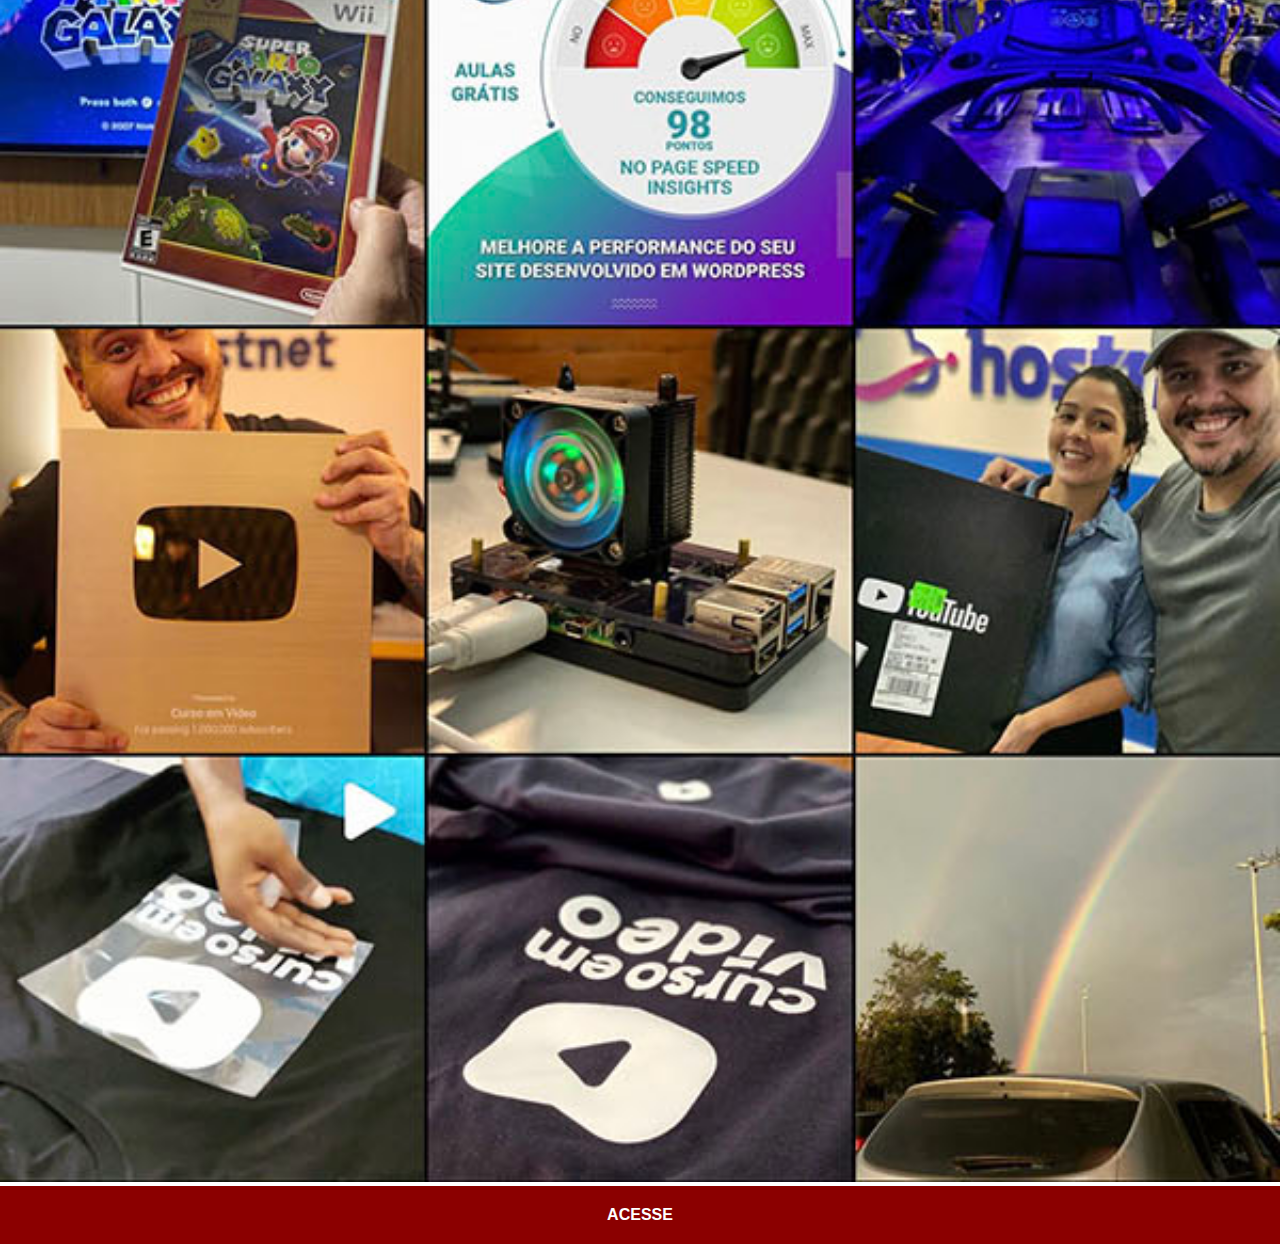
<file: instagram.html>
<!DOCTYPE html>
<html lang="pt-br">
<head>
    <meta charset="UTF-8">
    <meta http-equiv="X-UA-Compatible" content="IE=edge">
    <meta name="viewport" content="width=device-width, initial-scale=1.0">
    <link rel="stylesheet" href="estilos/social.css">
    <title>Document</title>
</head>
<body>
    <img src="imagens/tela-instagram.jpg" alt="YouTube">
    <a href="https://www.instagram.com/ryan_ms2/" target="_blank">ACESSE</a>
</body>
</html>
</file>
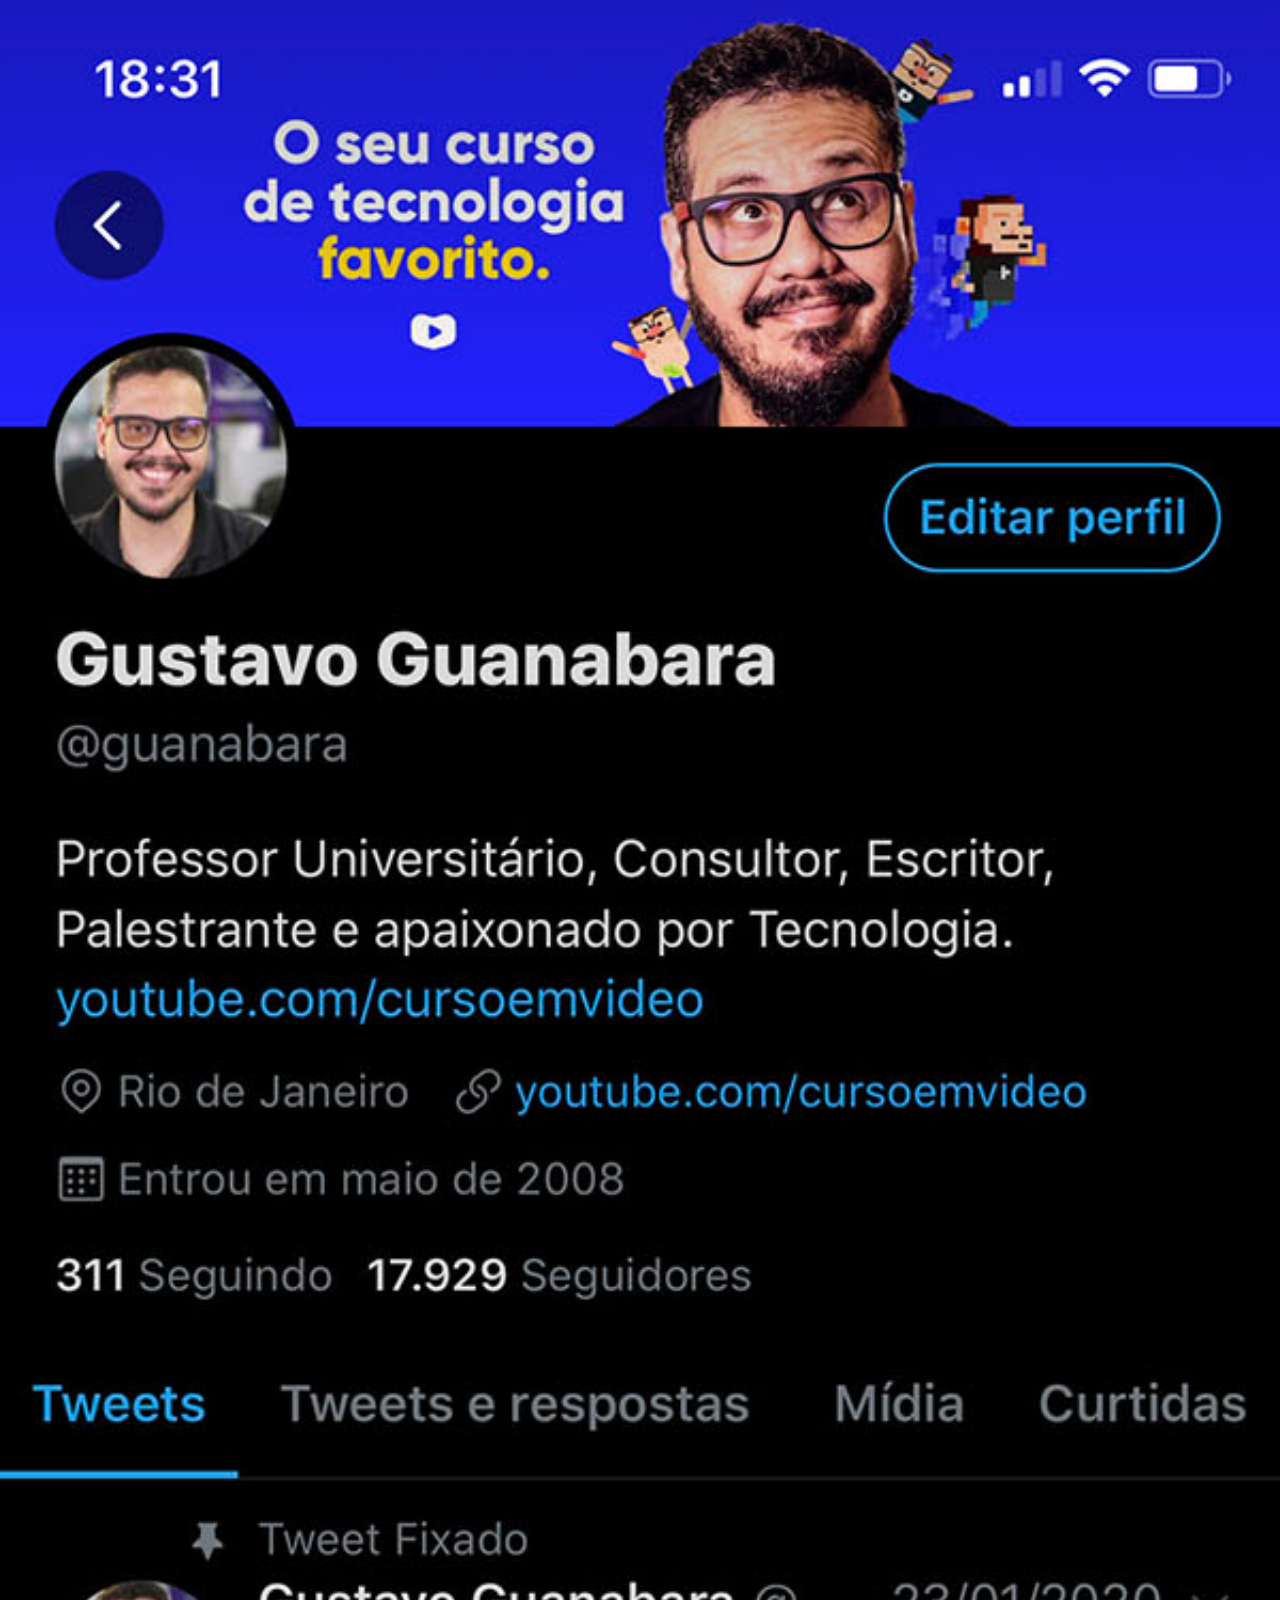
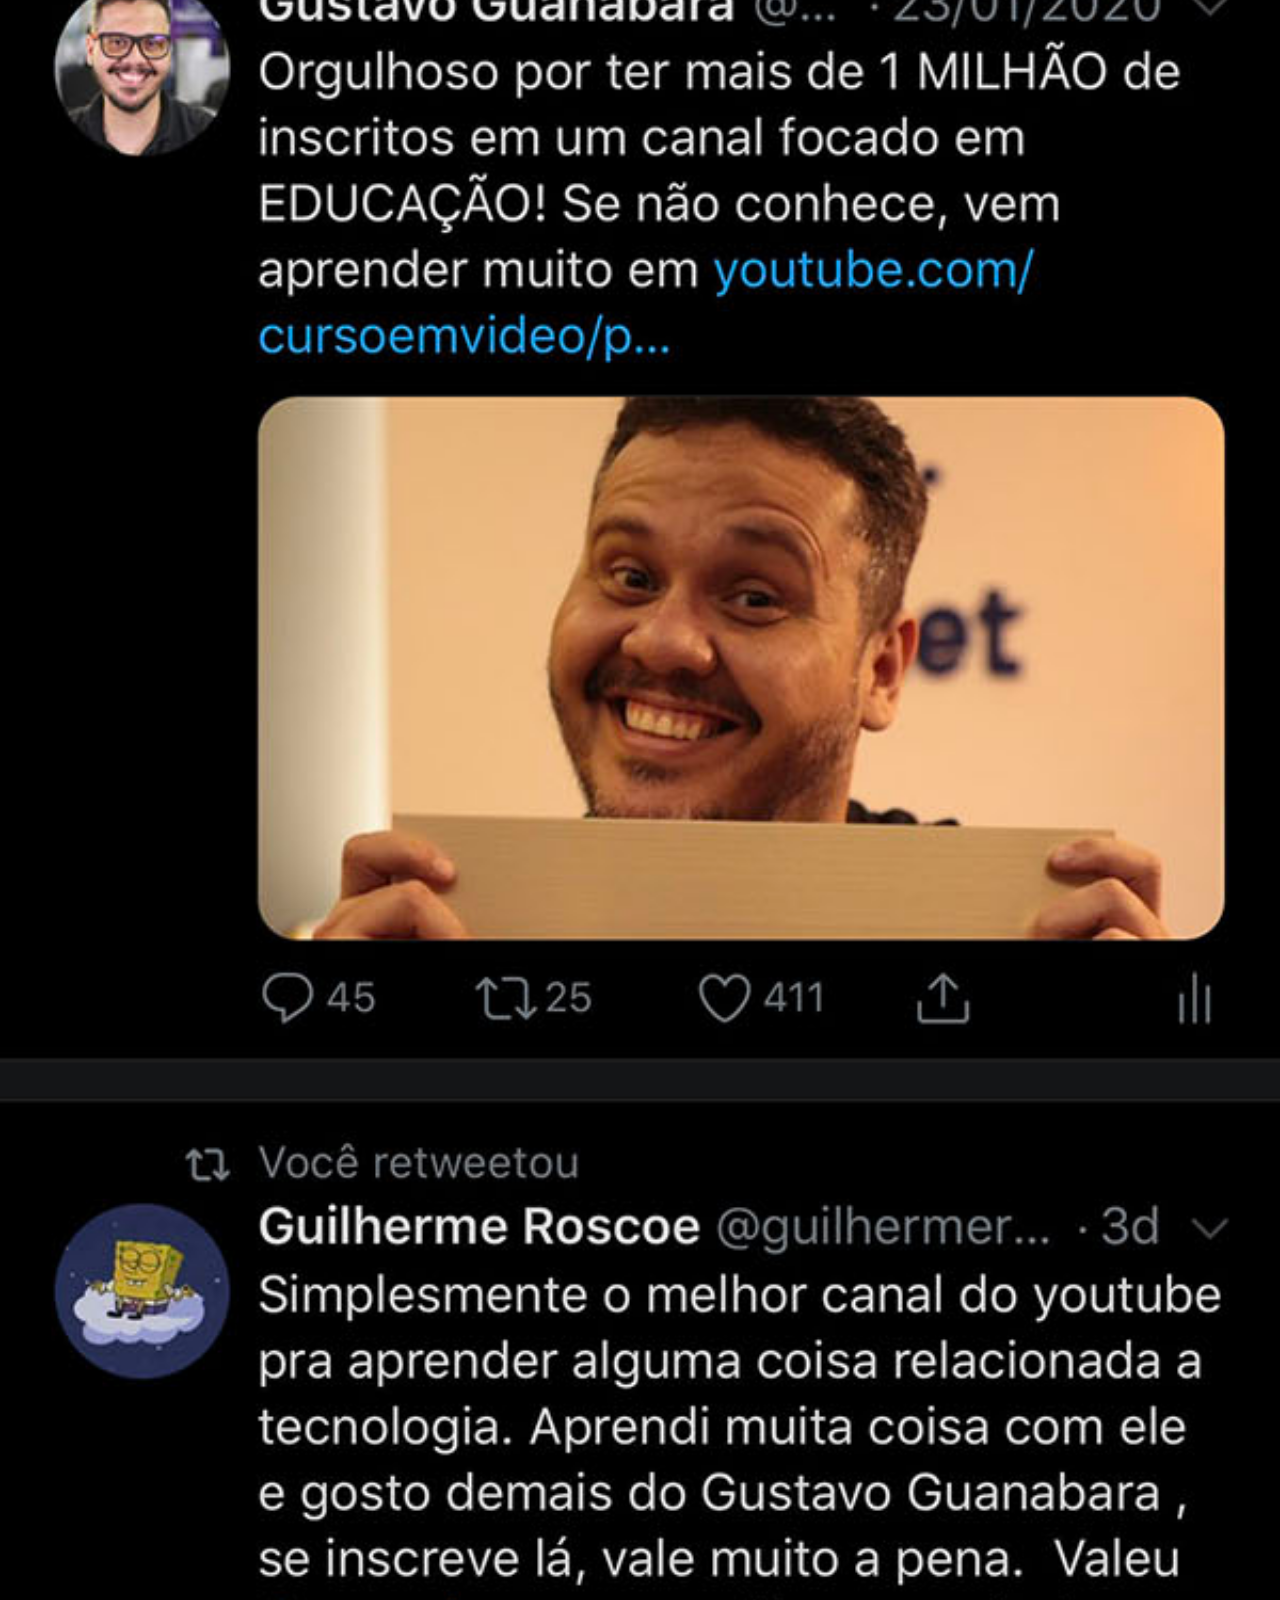
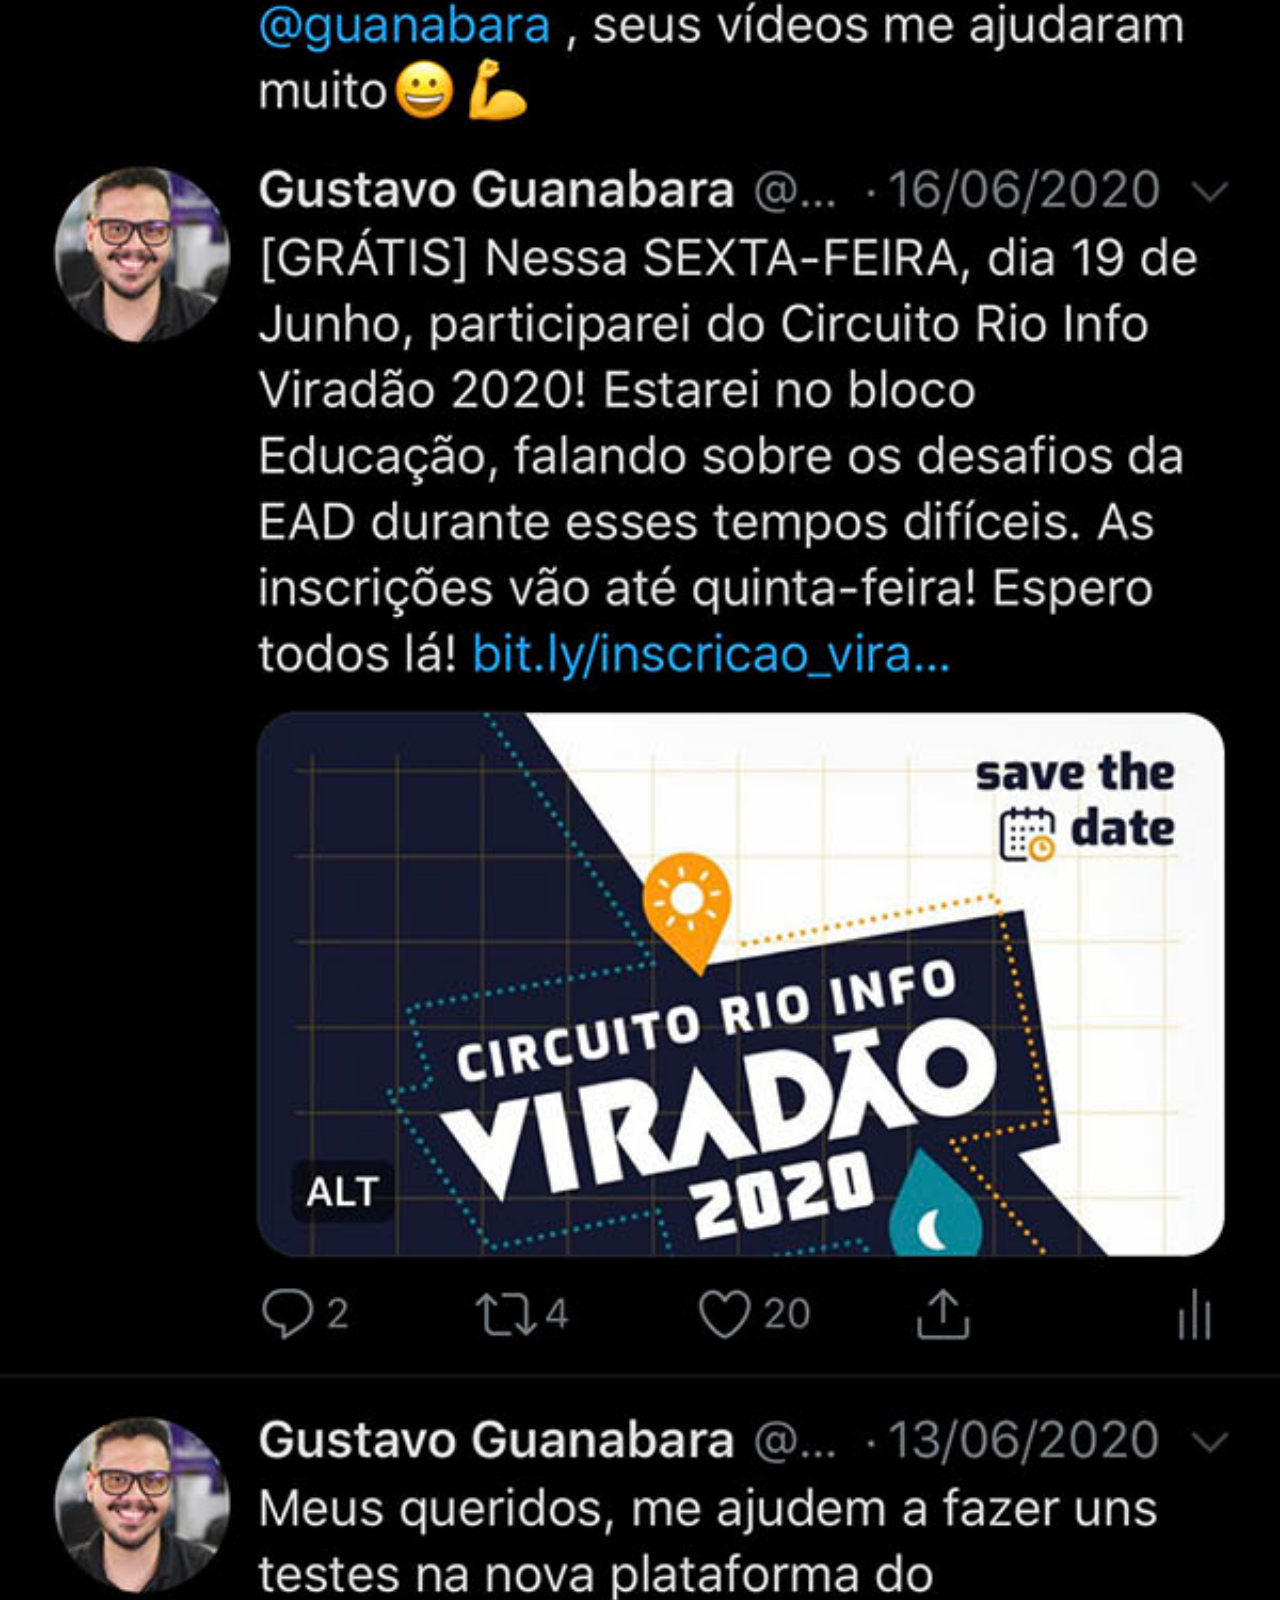
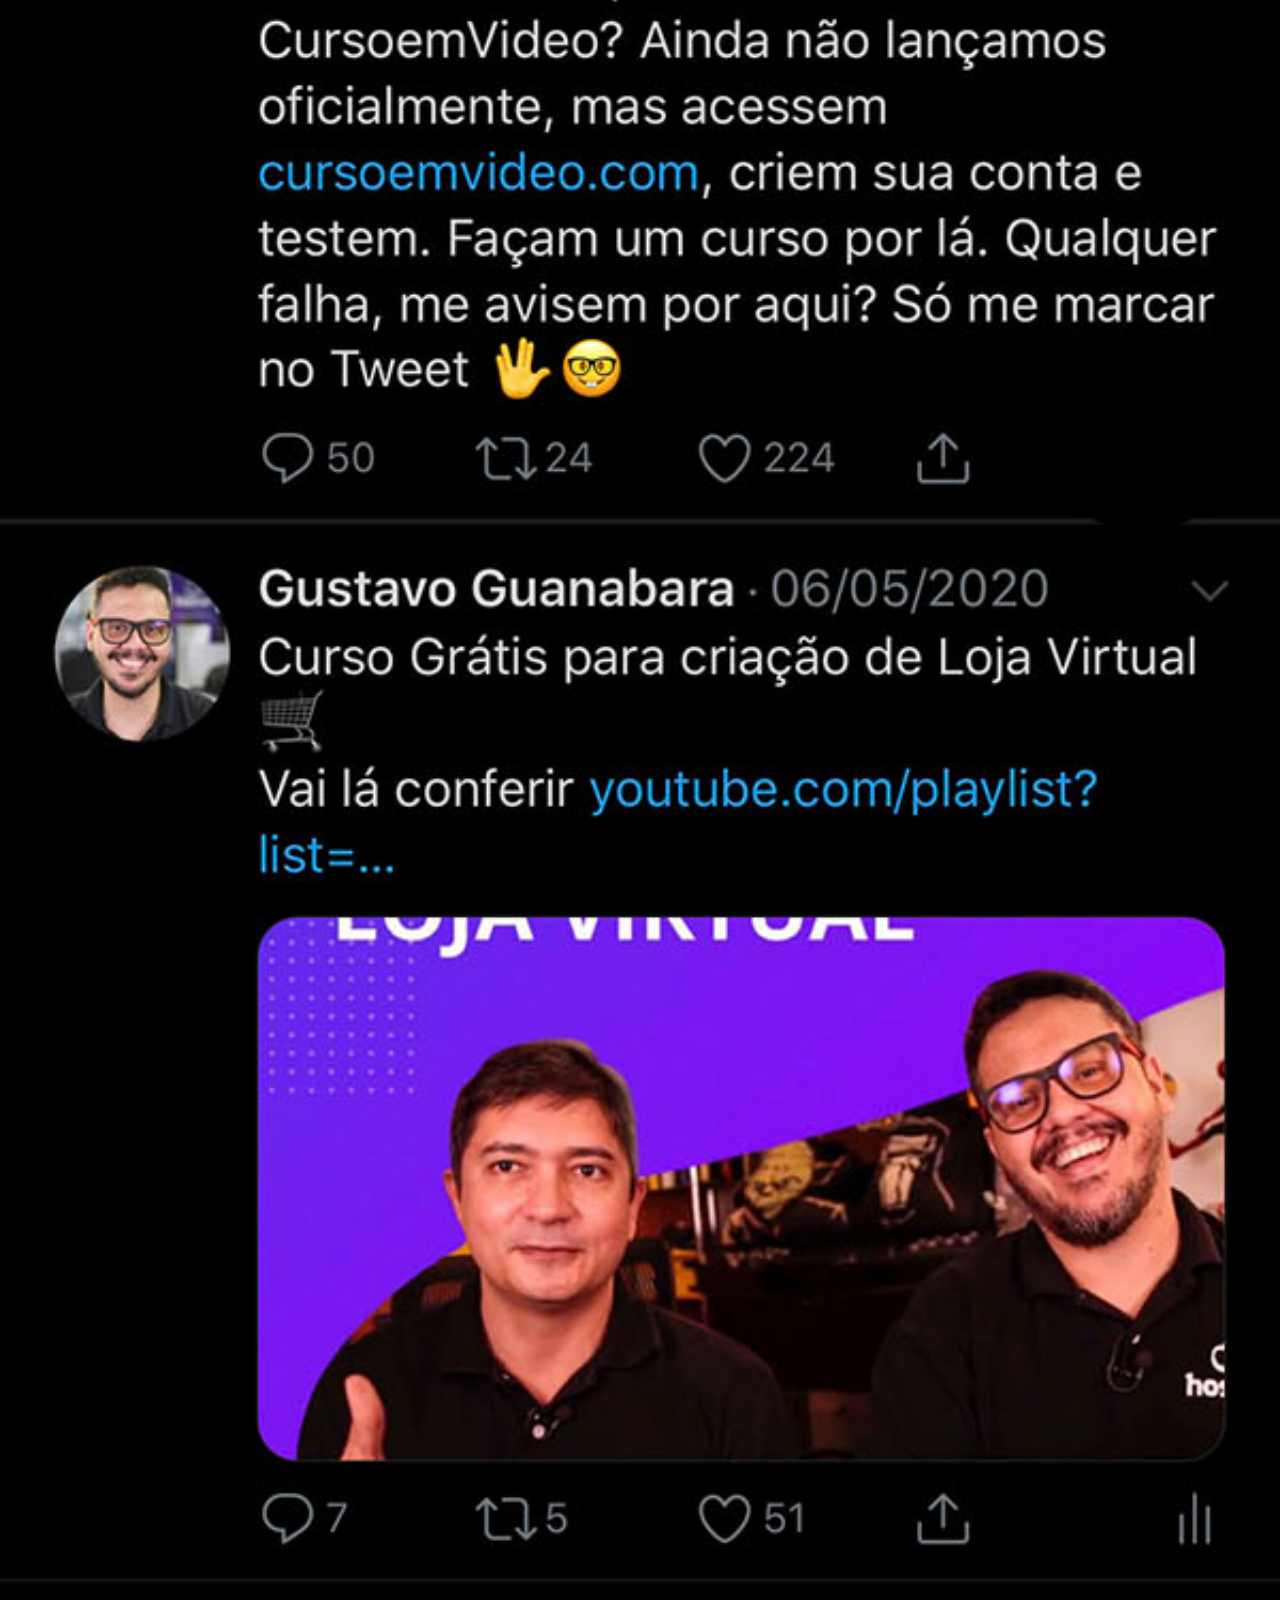
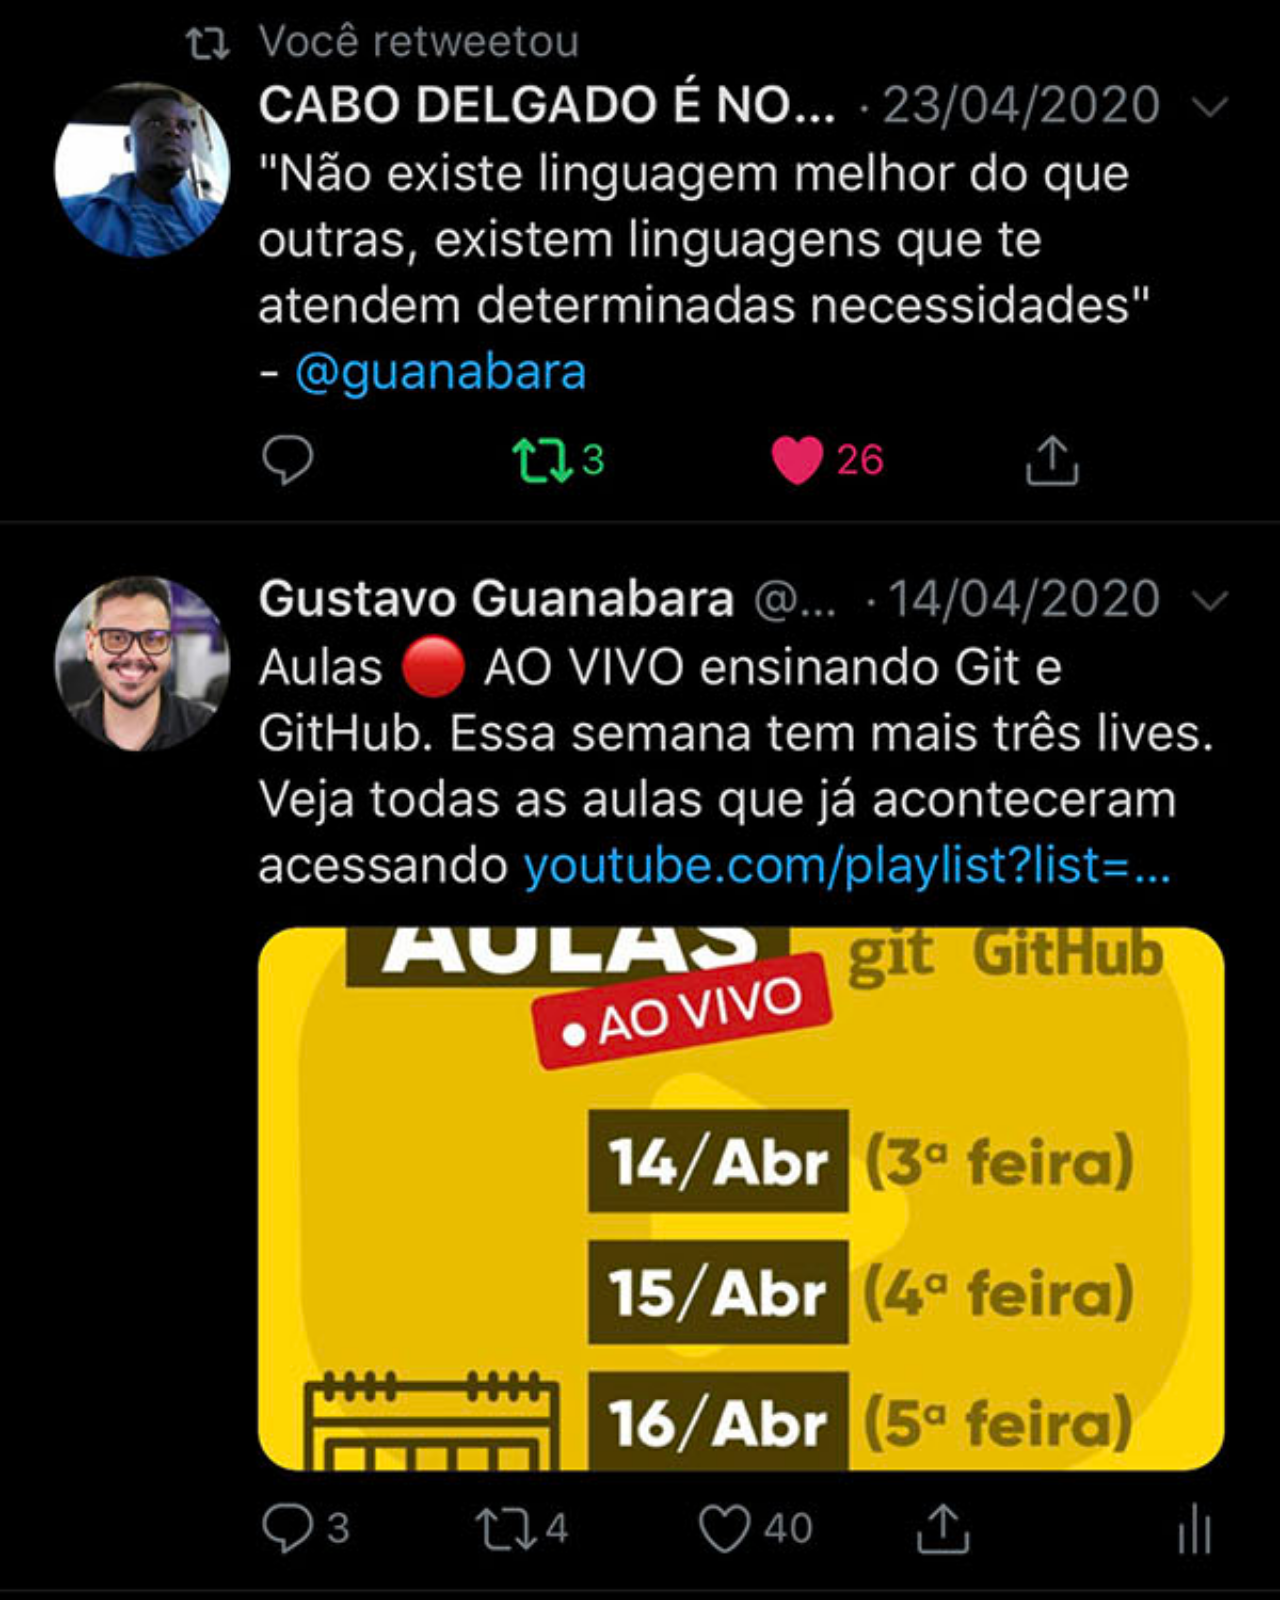
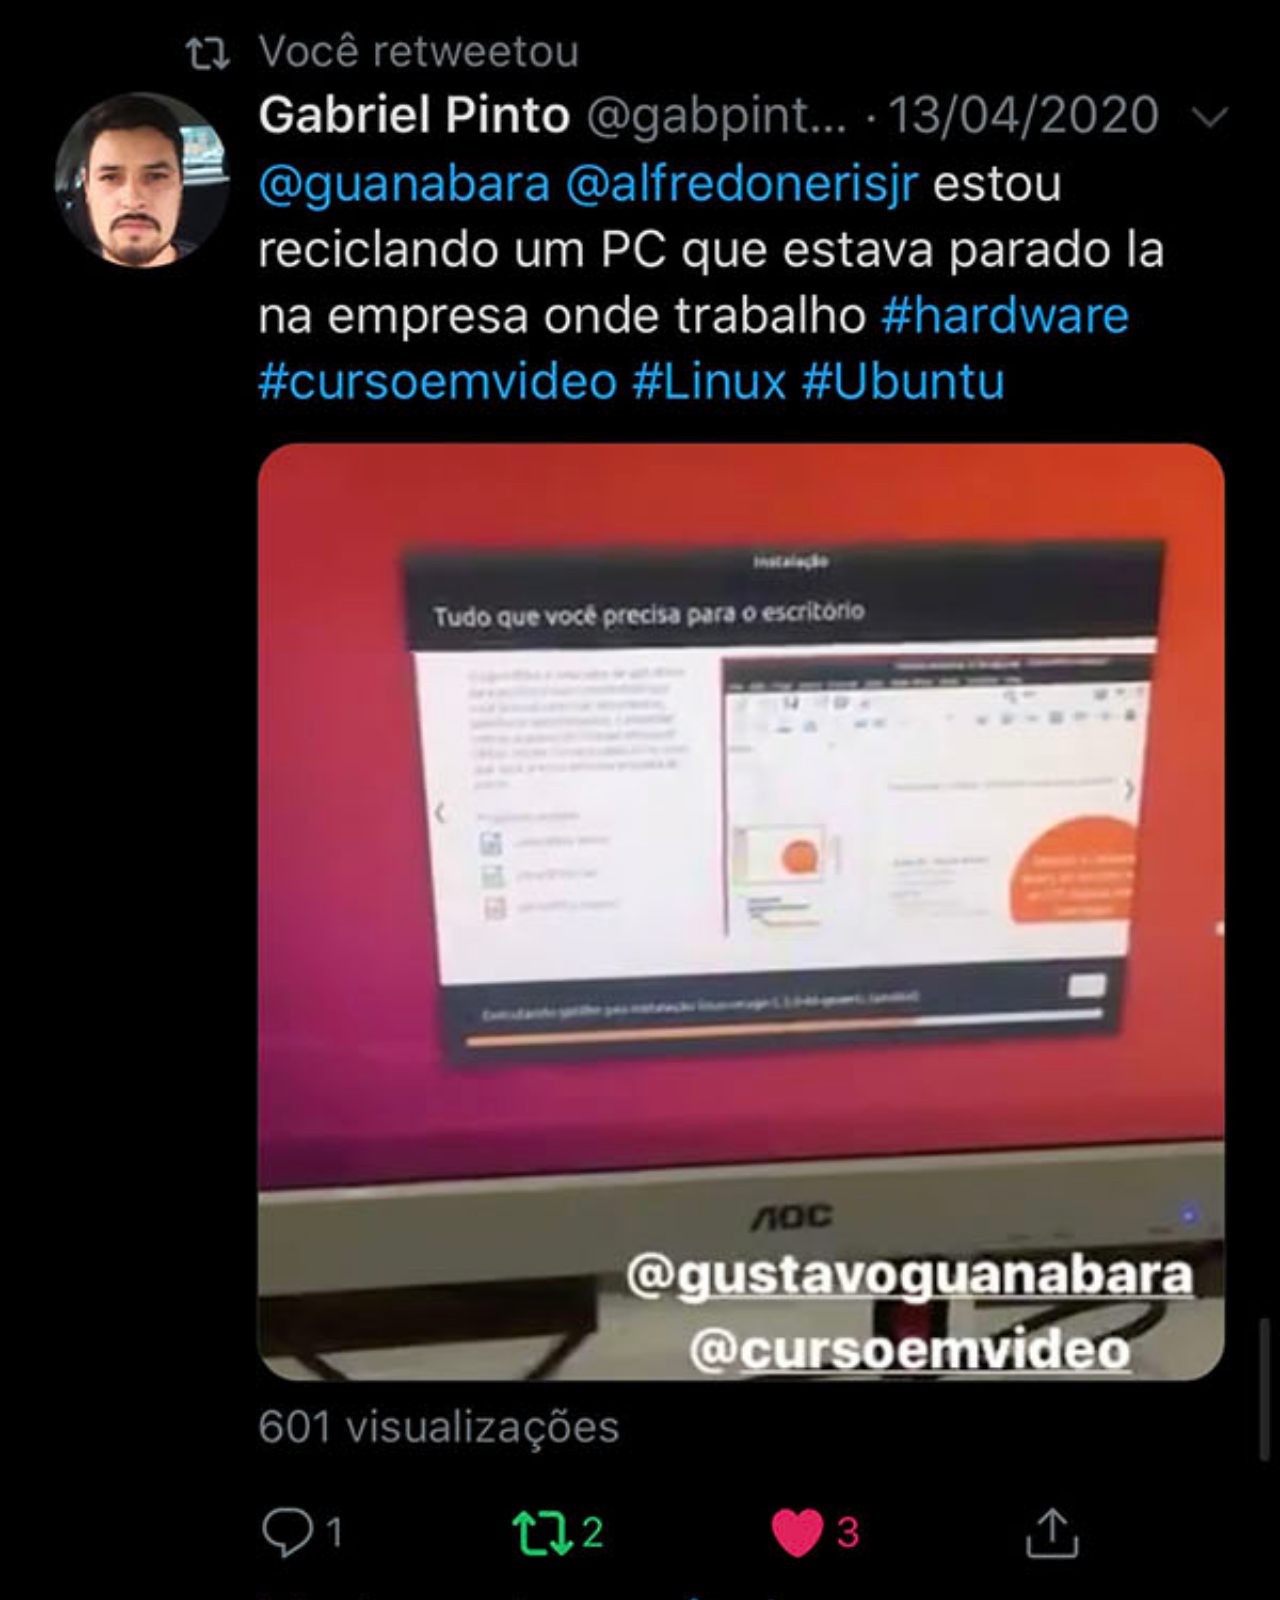
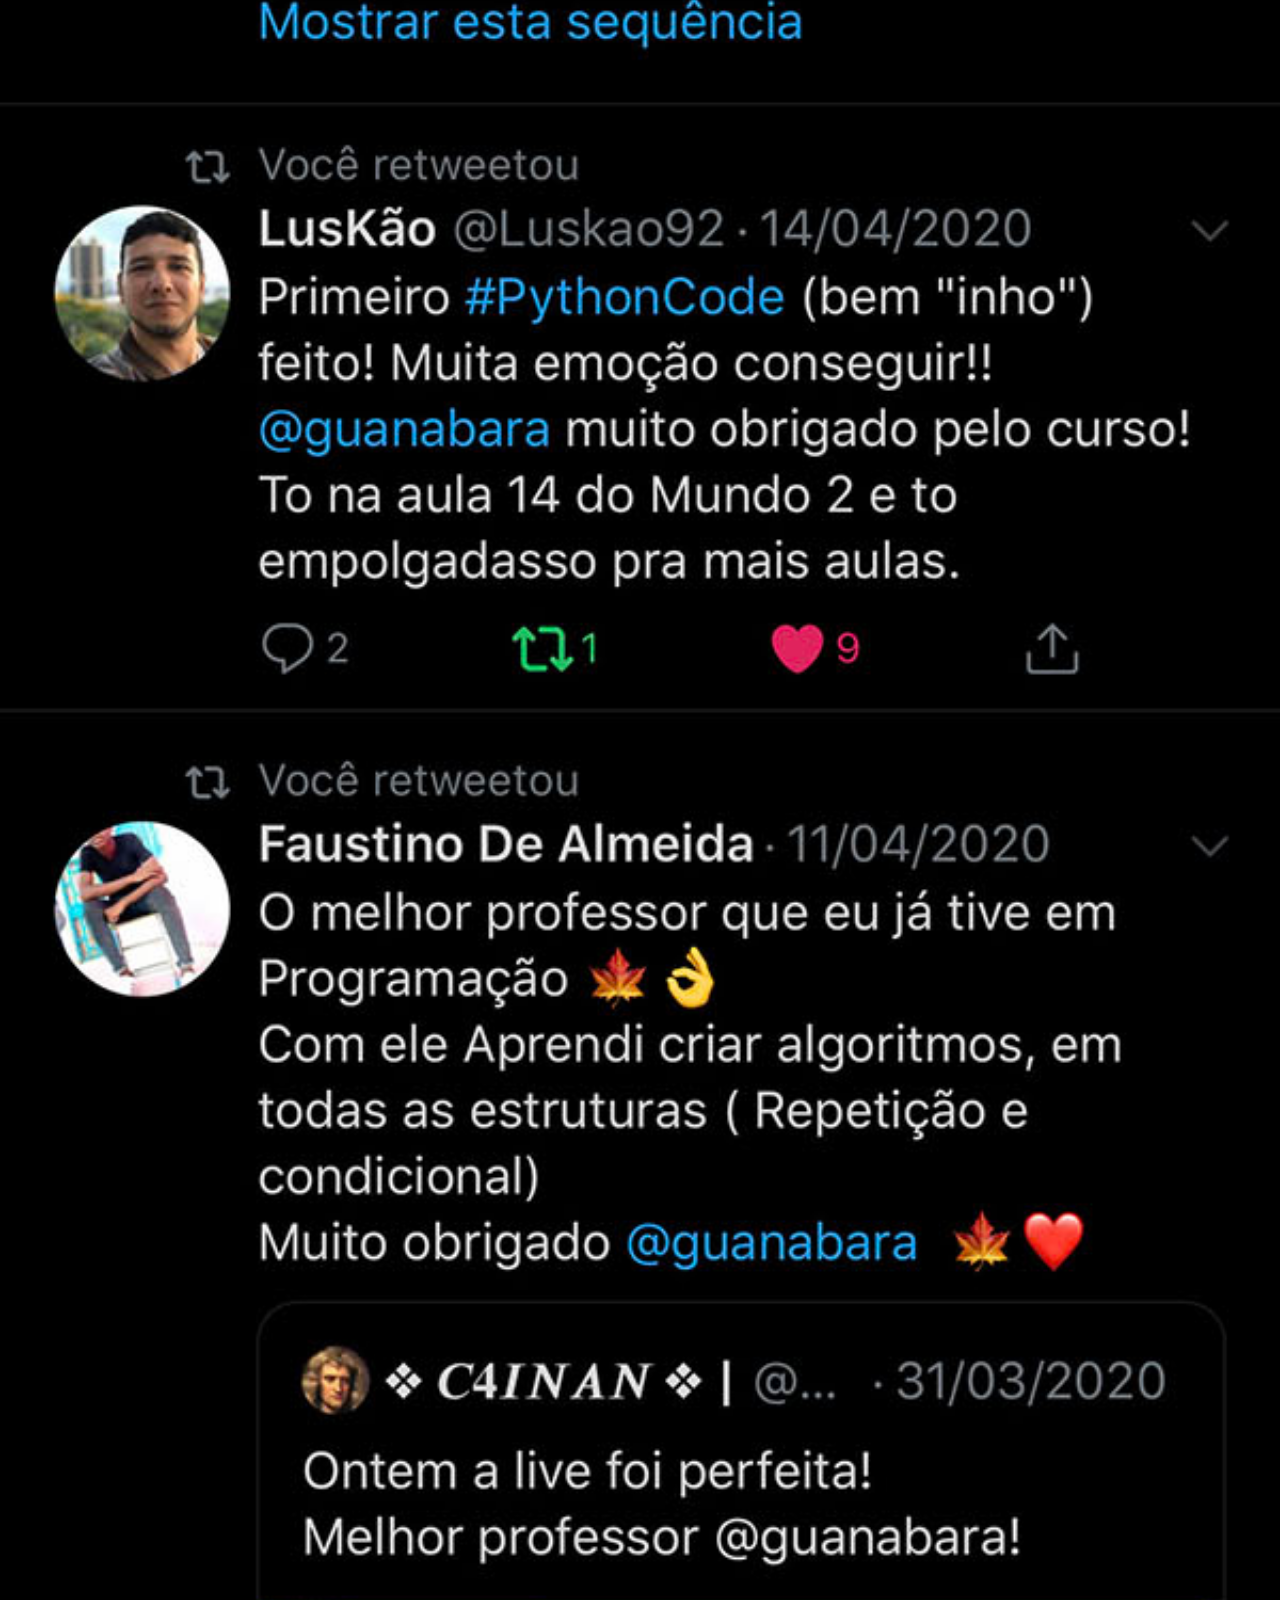
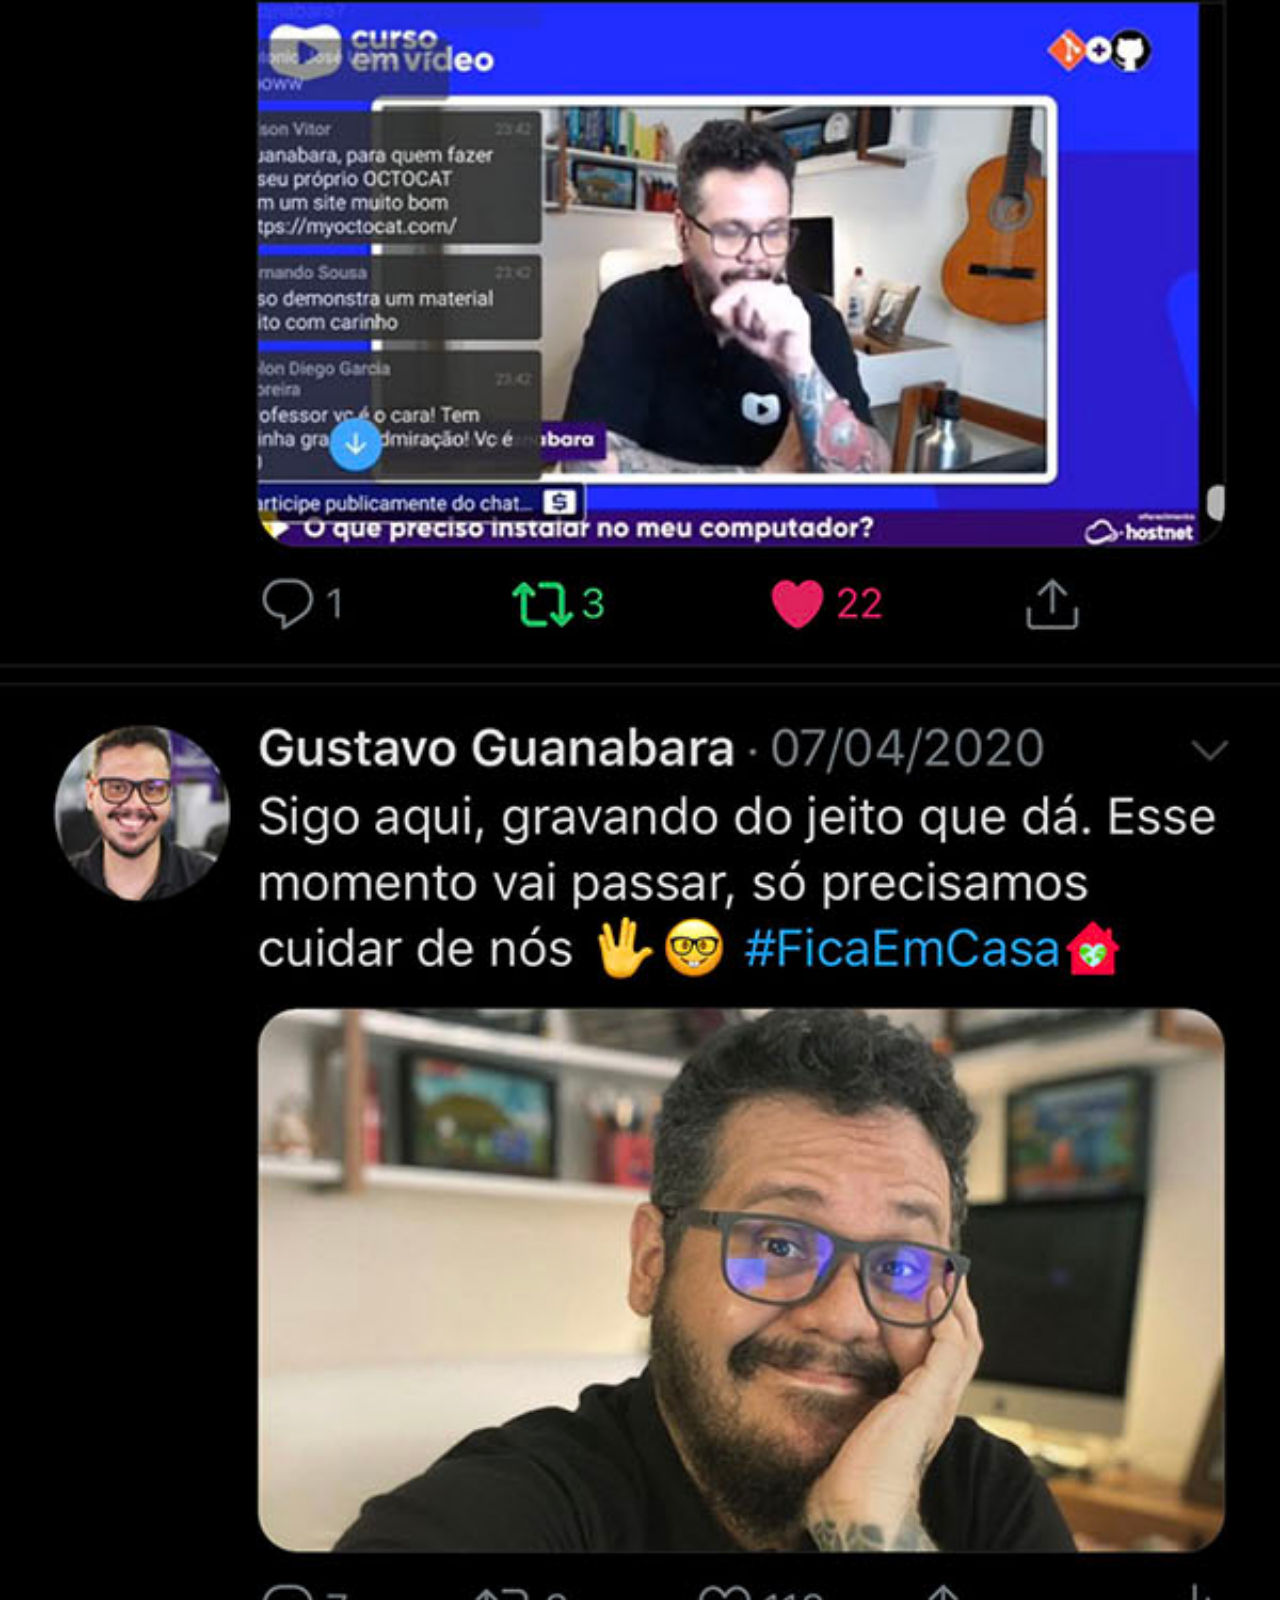
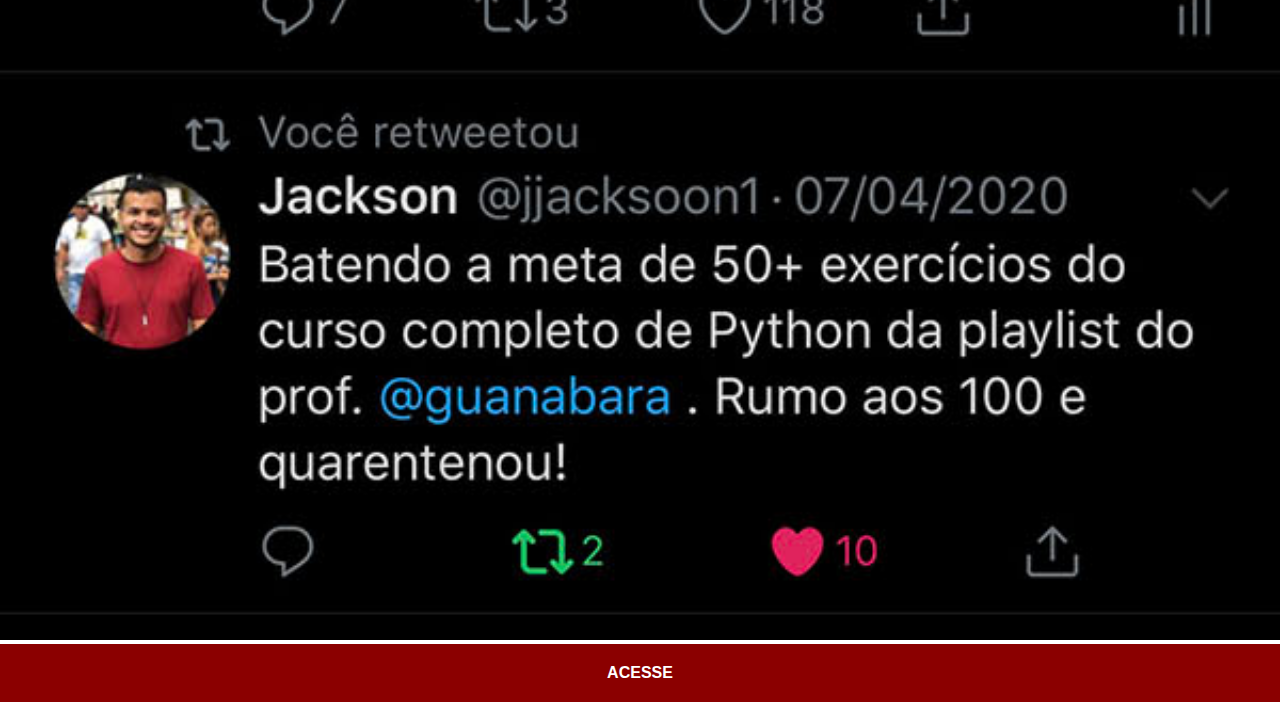
<file: twitter.html>
<!DOCTYPE html>
<html lang="pt-br">
<head>
    <meta charset="UTF-8">
    <meta http-equiv="X-UA-Compatible" content="IE=edge">
    <meta name="viewport" content="width=device-width, initial-scale=1.0">
    <link rel="stylesheet" href="estilos/social.css">
    <title>Document</title>
</head>
<body>
    <img src="imagens/tela-twitter.jpg" alt="YouTube">
    <a href="https://twitter.com/guanabara?ref_src=twsrc%5Egoogle%7Ctwcamp%5Eserp%7Ctwgr%5Eauthor" target="_blank">ACESSE</a>
</body>
</html>
</file>
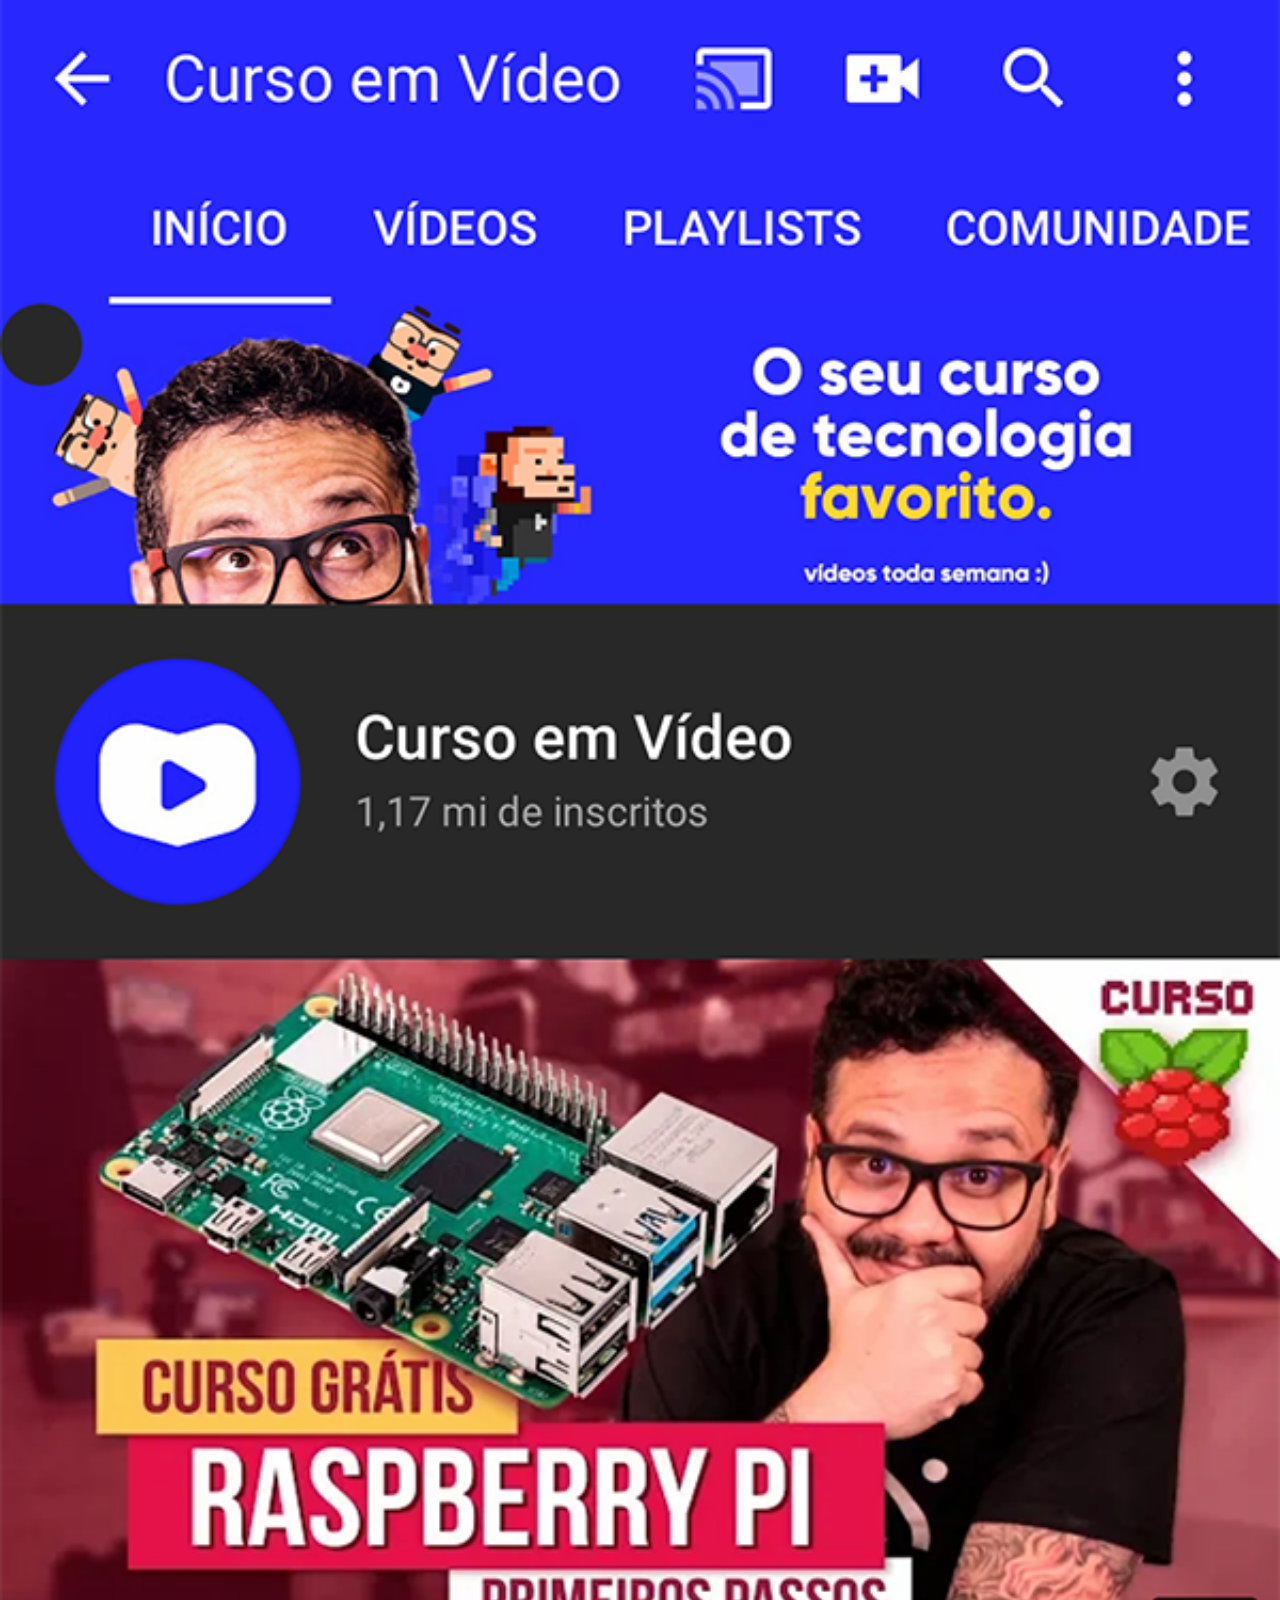
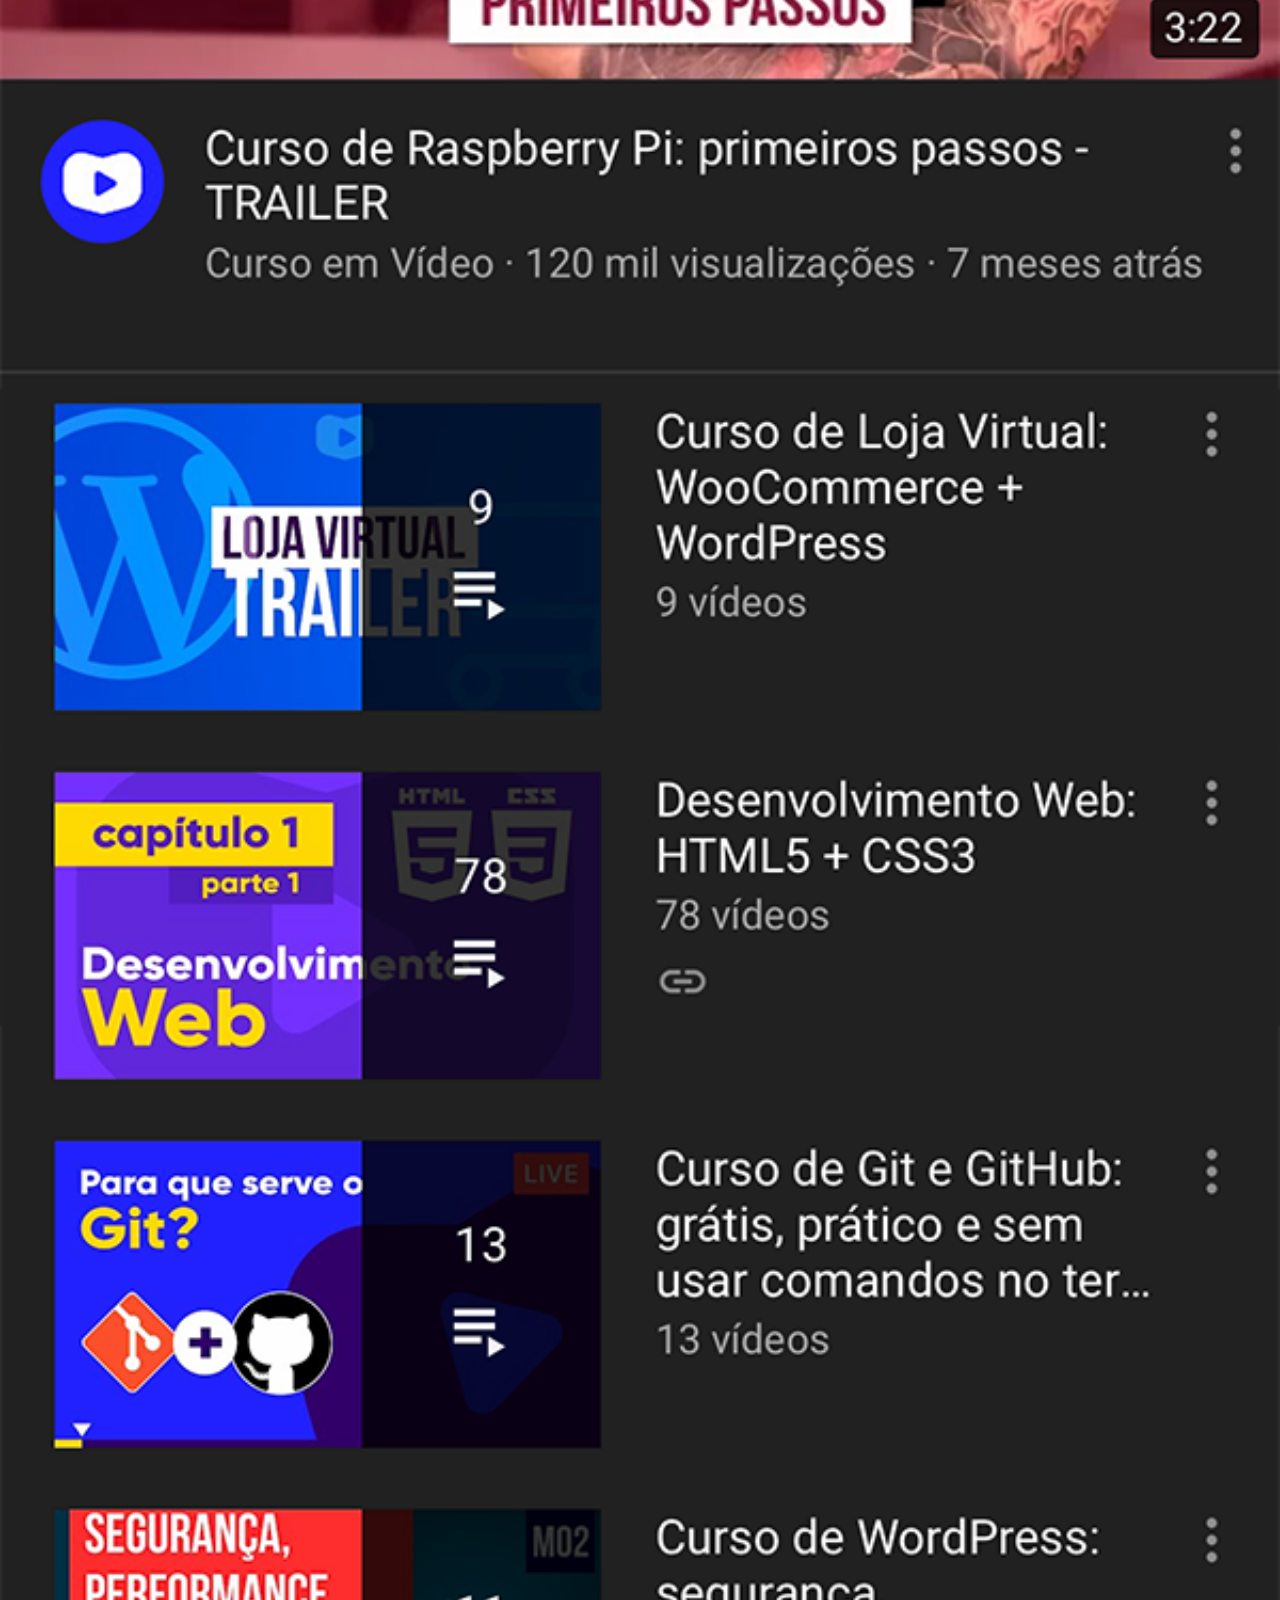
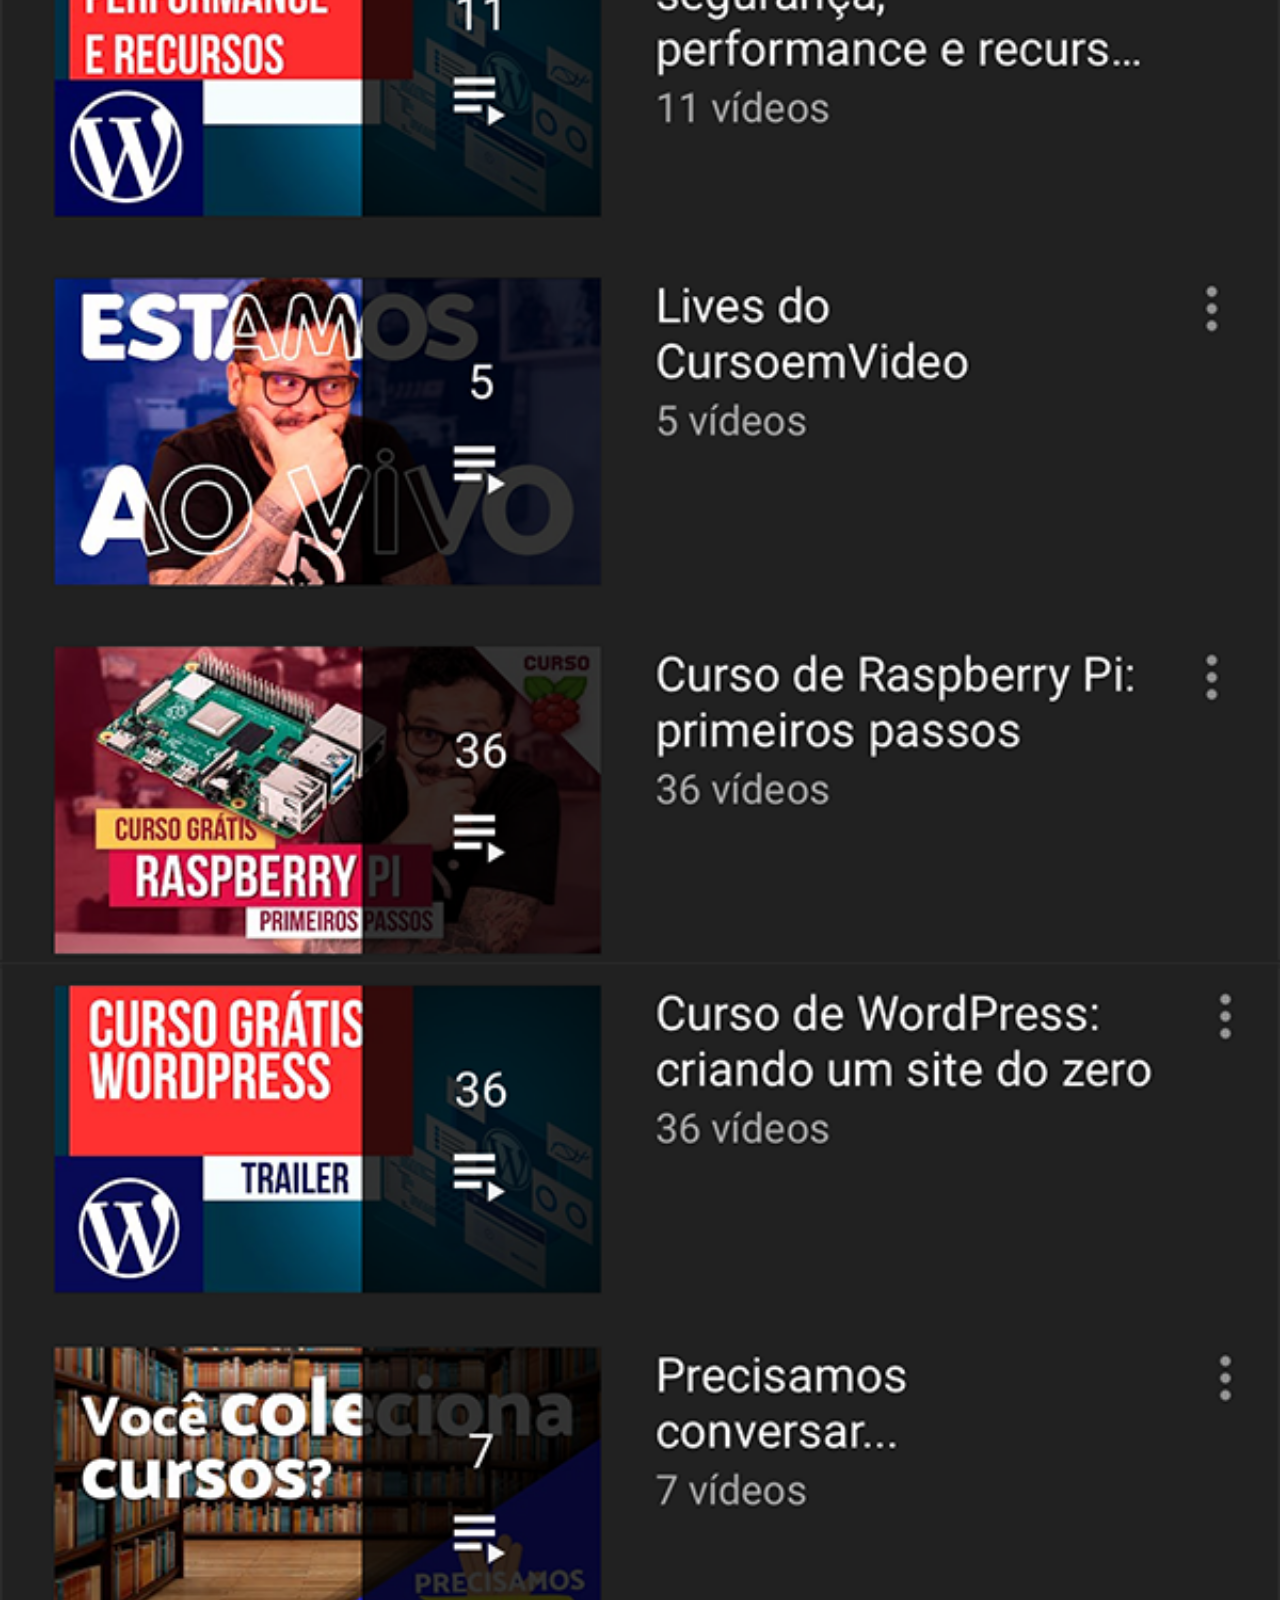
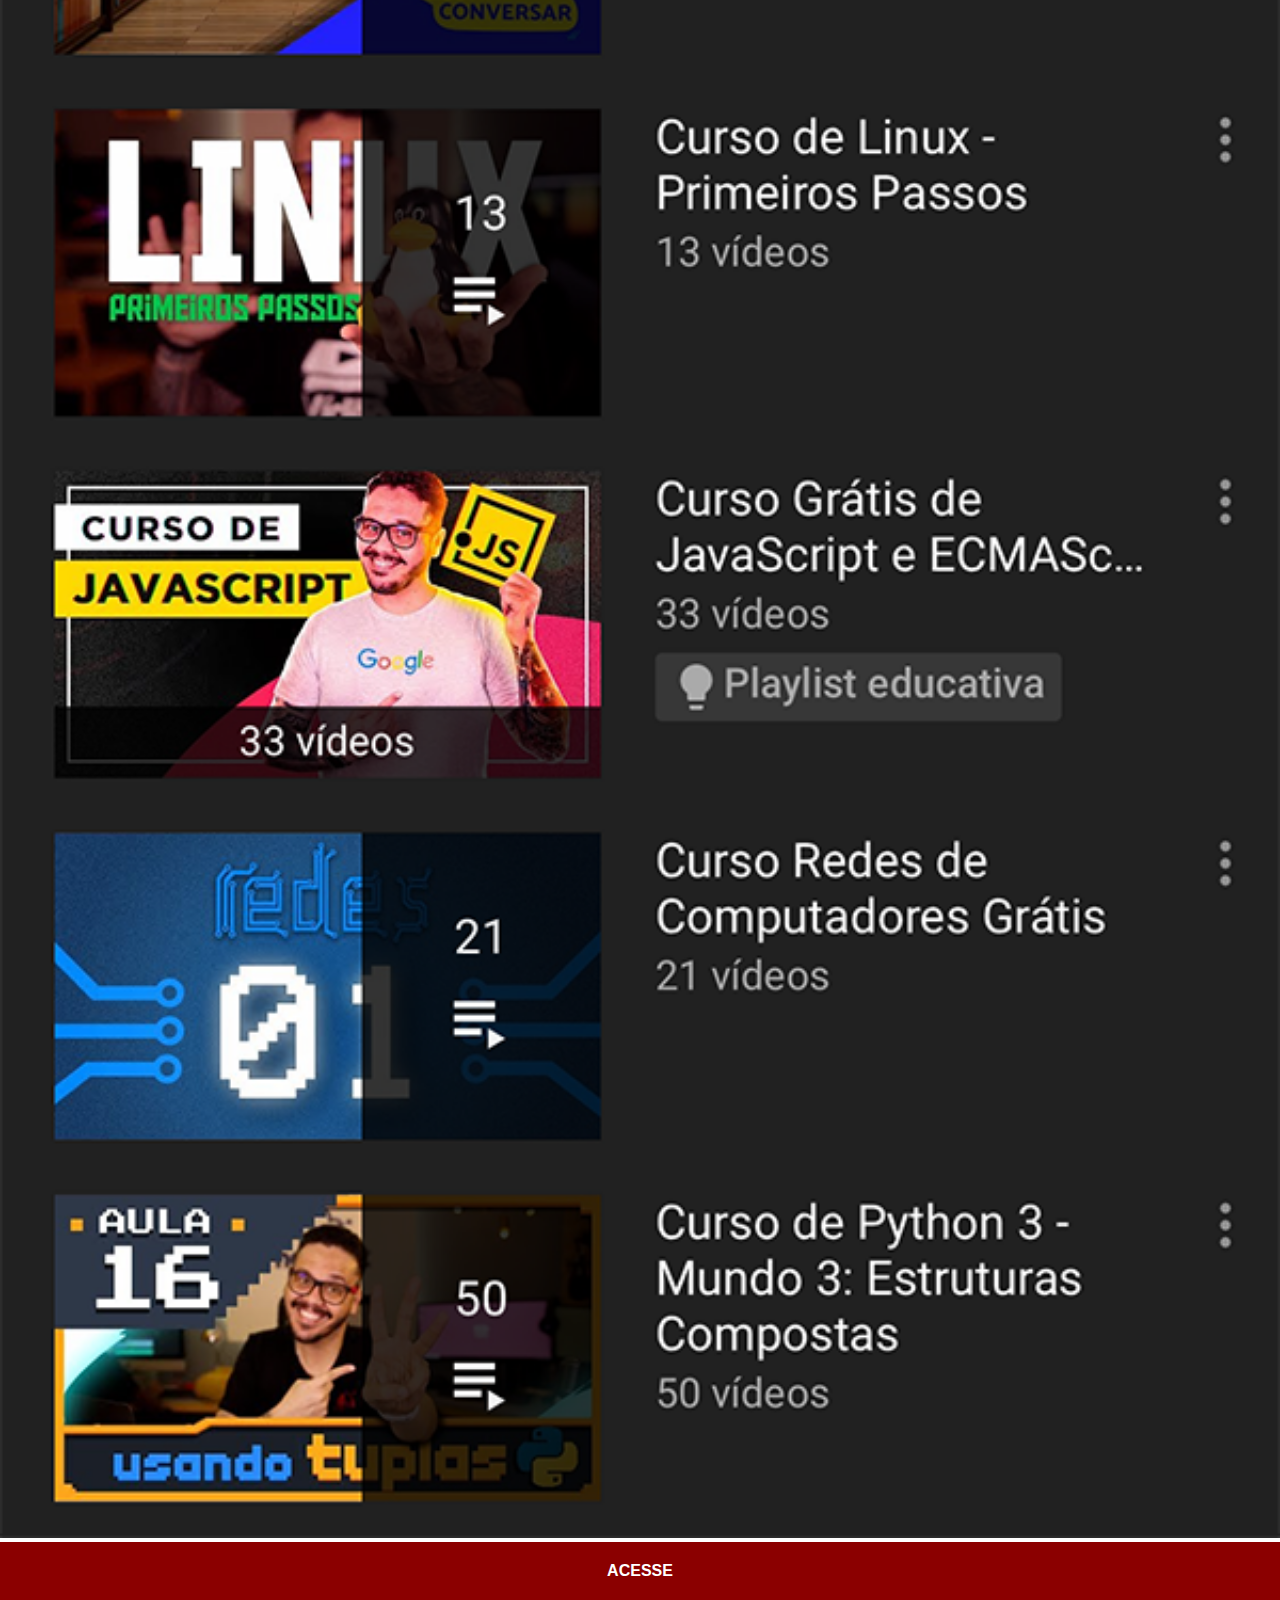
<file: youtube.html>
<!DOCTYPE html>
<html lang="pt-br">
<head>
    <meta charset="UTF-8">
    <meta http-equiv="X-UA-Compatible" content="IE=edge">
    <meta name="viewport" content="width=device-width, initial-scale=1.0">
    <link rel="stylesheet" href="estilos/social.css">
    <title>Document</title>
</head>
<body>
    <img src="imagens/tela-youtube.png" alt="YouTube">
    <a href="https://www.youtube.com/@CursoemVideo" target="_blank">ACESSE</a>
</body>
</html>
</file>
<file: estilos/style.css>
@charset "UTF-8";

* {
    margin: 0px;
    padding: 0px;
    font-family: Arial, Helvetica, sans-serif;
}

html, body {
    height: 100vh;
    width: 100vw;
    background-color: black;
}

body {
    background: url('../imagens/fundo-madeira.jpg') no-repeat bottom center;
    background-size: cover;
    background-attachment: fixed;
}

main {
    position: relative;
    height: 100vh;
}

section#telefone {
    position: absolute;
    top: 50%;
    left: 50%;
    transform: translate(-50%, -50%);

    height: 609px;
    width: 302px;
    background: url('../imagens/frame-iphone1.png') no-repeat;
}

iframe#tela {
    position: relative;
    top: 77px;
    left: 21px;
    width: 261px;
    height: 471px;
}

section#redes-sociais {
    text-align: right;
}

section#redes-sociais img {
    width: 50px;
    margin: 10px;
    border-radius: 50%;
    box-shadow: 2px 2px 5px rgba(0, 0, 0, 0.397);
    box-sizing: border-box;
}

section#redes-sociais img:hover {
    border: 2px solid rgba(255, 255, 255, 0.603);
    transform: translate(-3px, -3px);
    box-shadow: 5px 5px 10px rgba(0, 0, 0, 0.623);
    transition: .3s;
}
</file>
<file: estilos/social.css>
@charset "UTF-8";

* {
    margin: 0px;
    padding: 0px;
    font-family: Arial, Helvetica, sans-serif;
}

::-webkit-scrollbar {
    width: 0px;
    height: 0px;
}

img {
    width: 100vw;
}

a {
    display: block;
    background-color: darkred;
    color: white;
    padding: 20px;
    text-align: center;
    font-weight: bolder;
    text-decoration: none;
}

 a:hover {
    background-color: red;
 }
</file>
